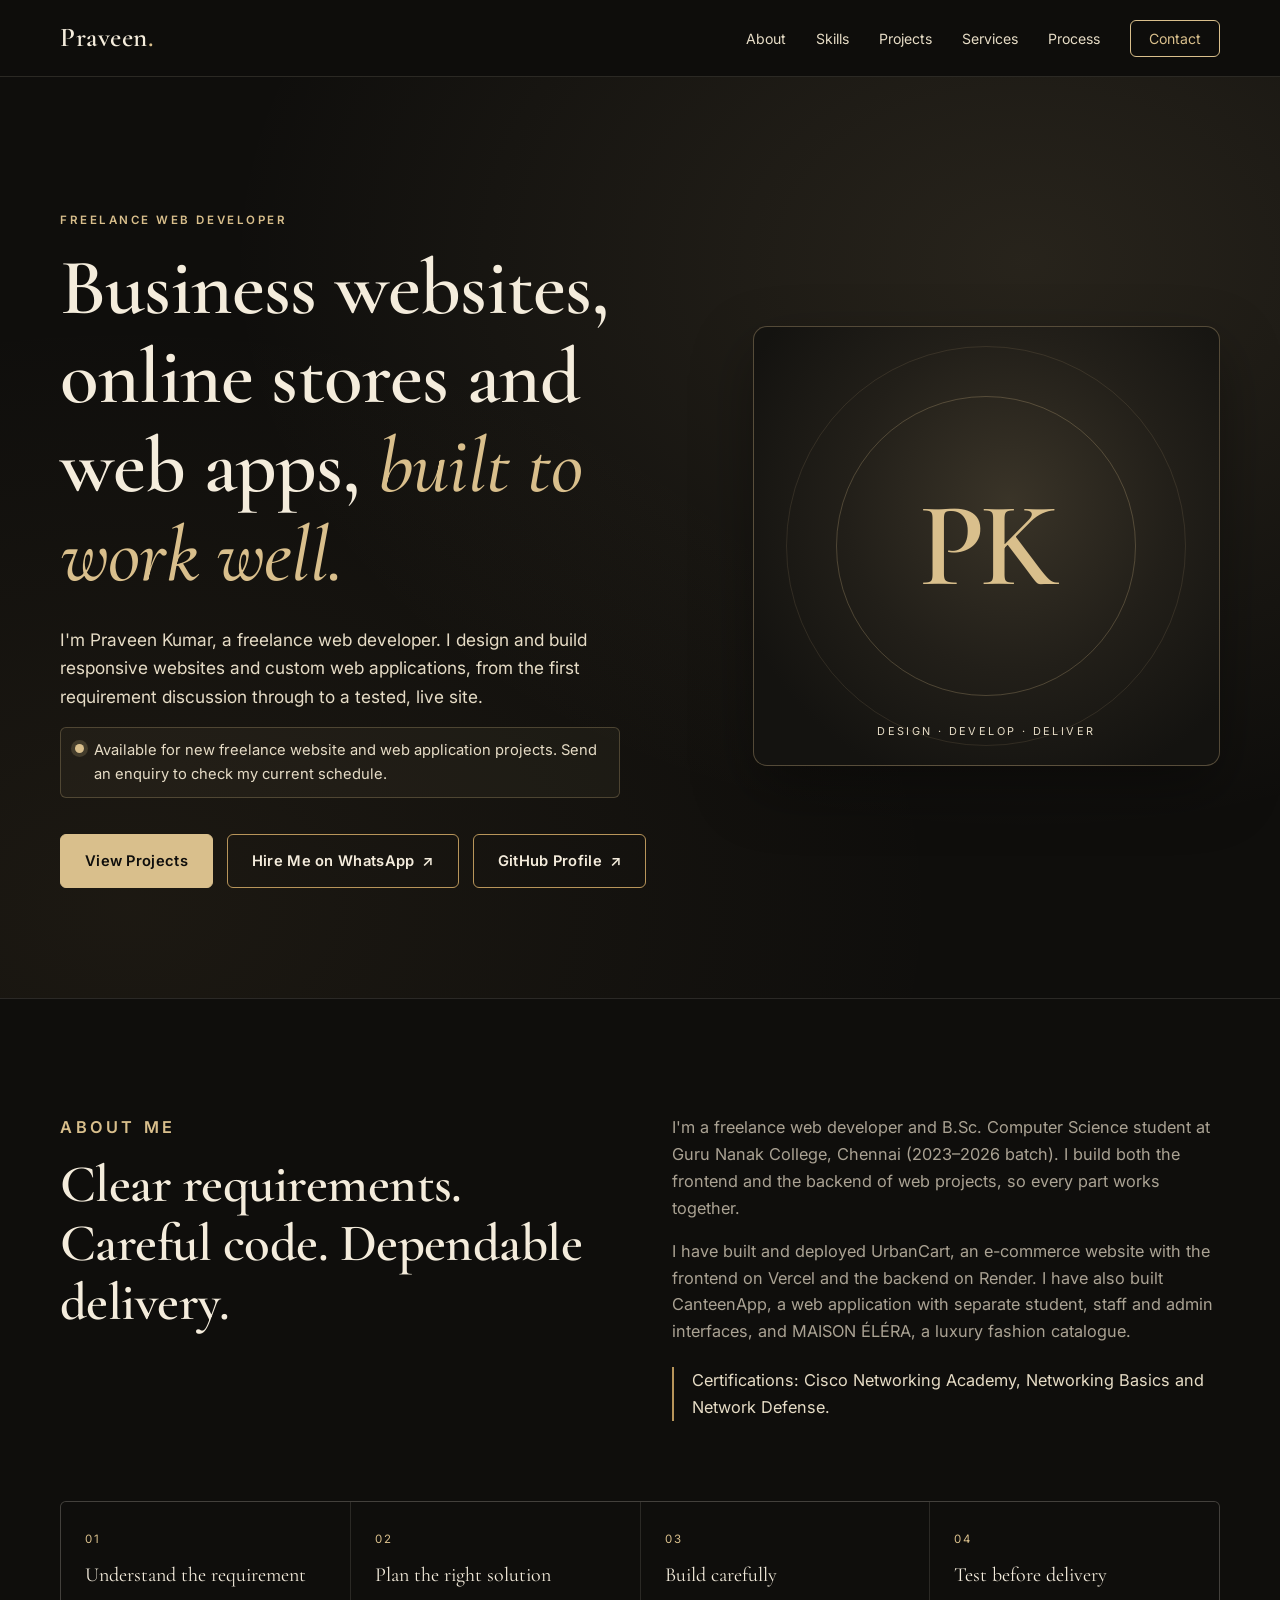
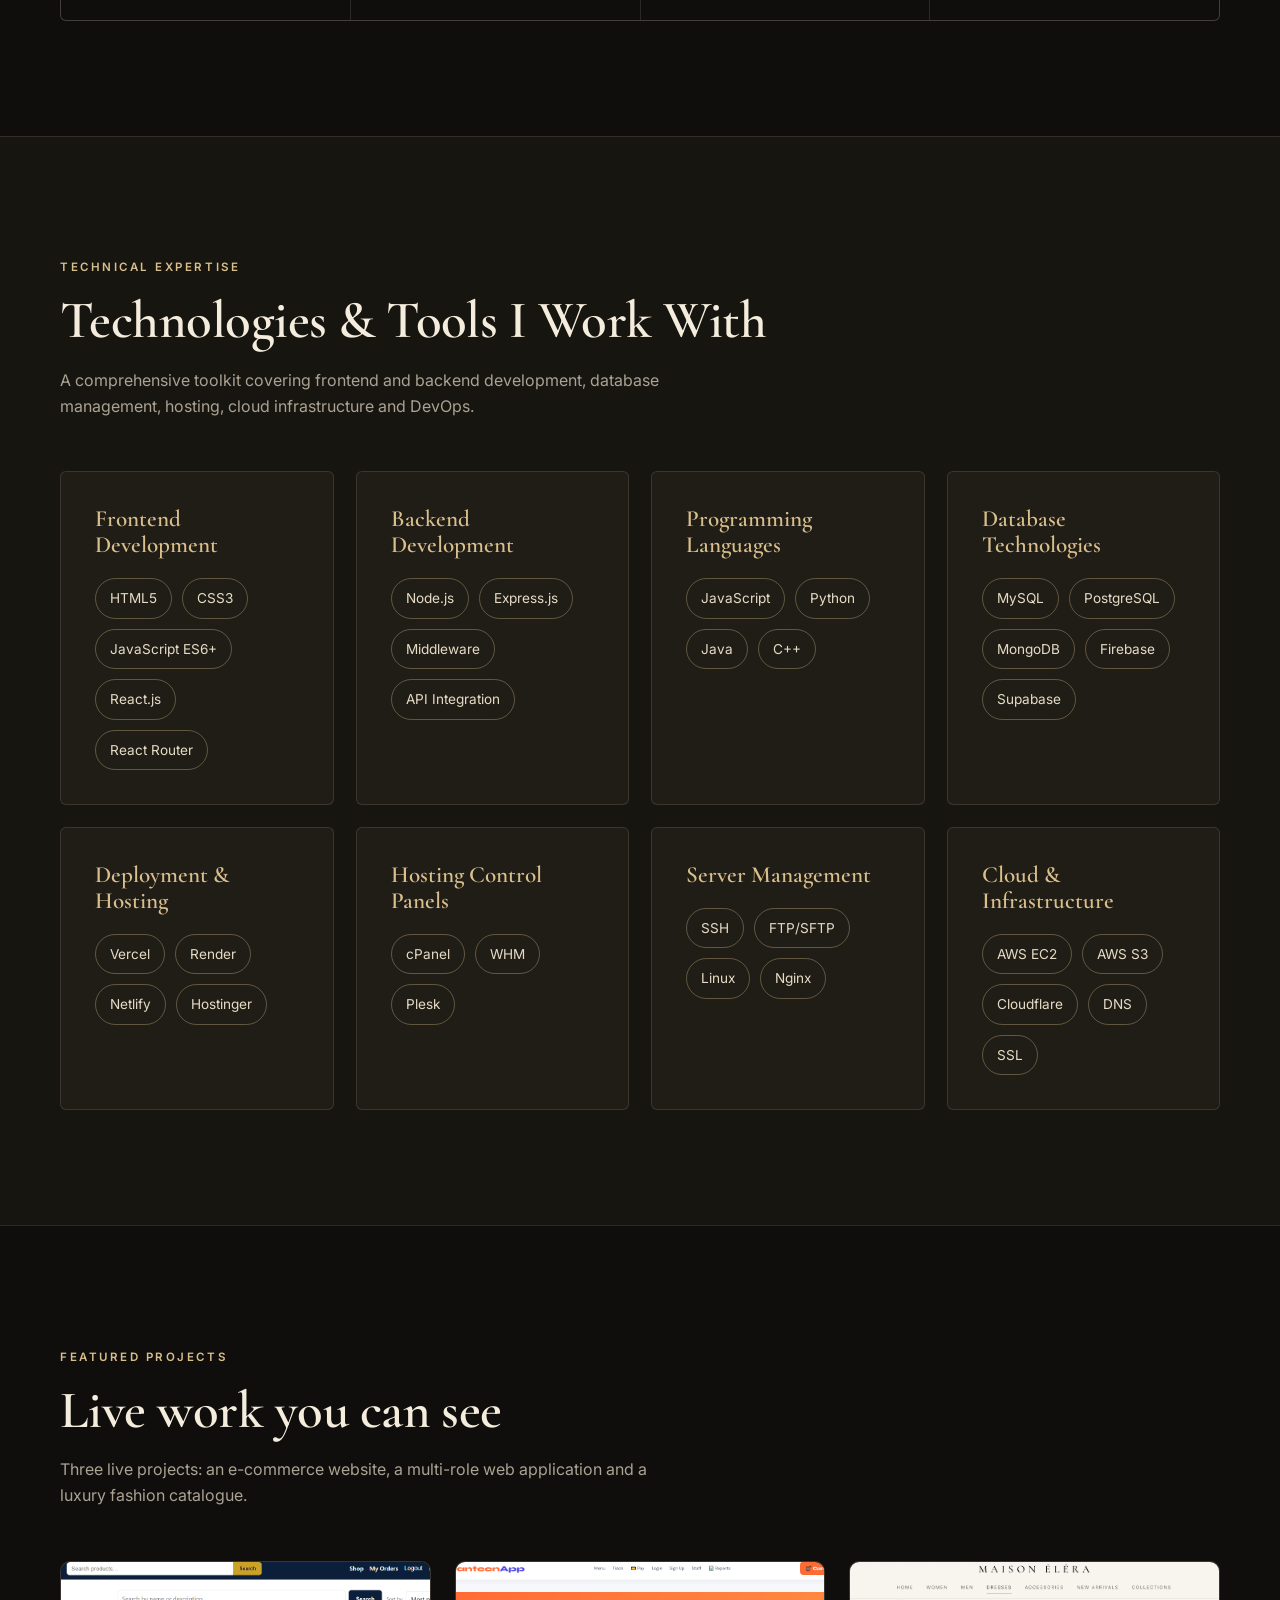
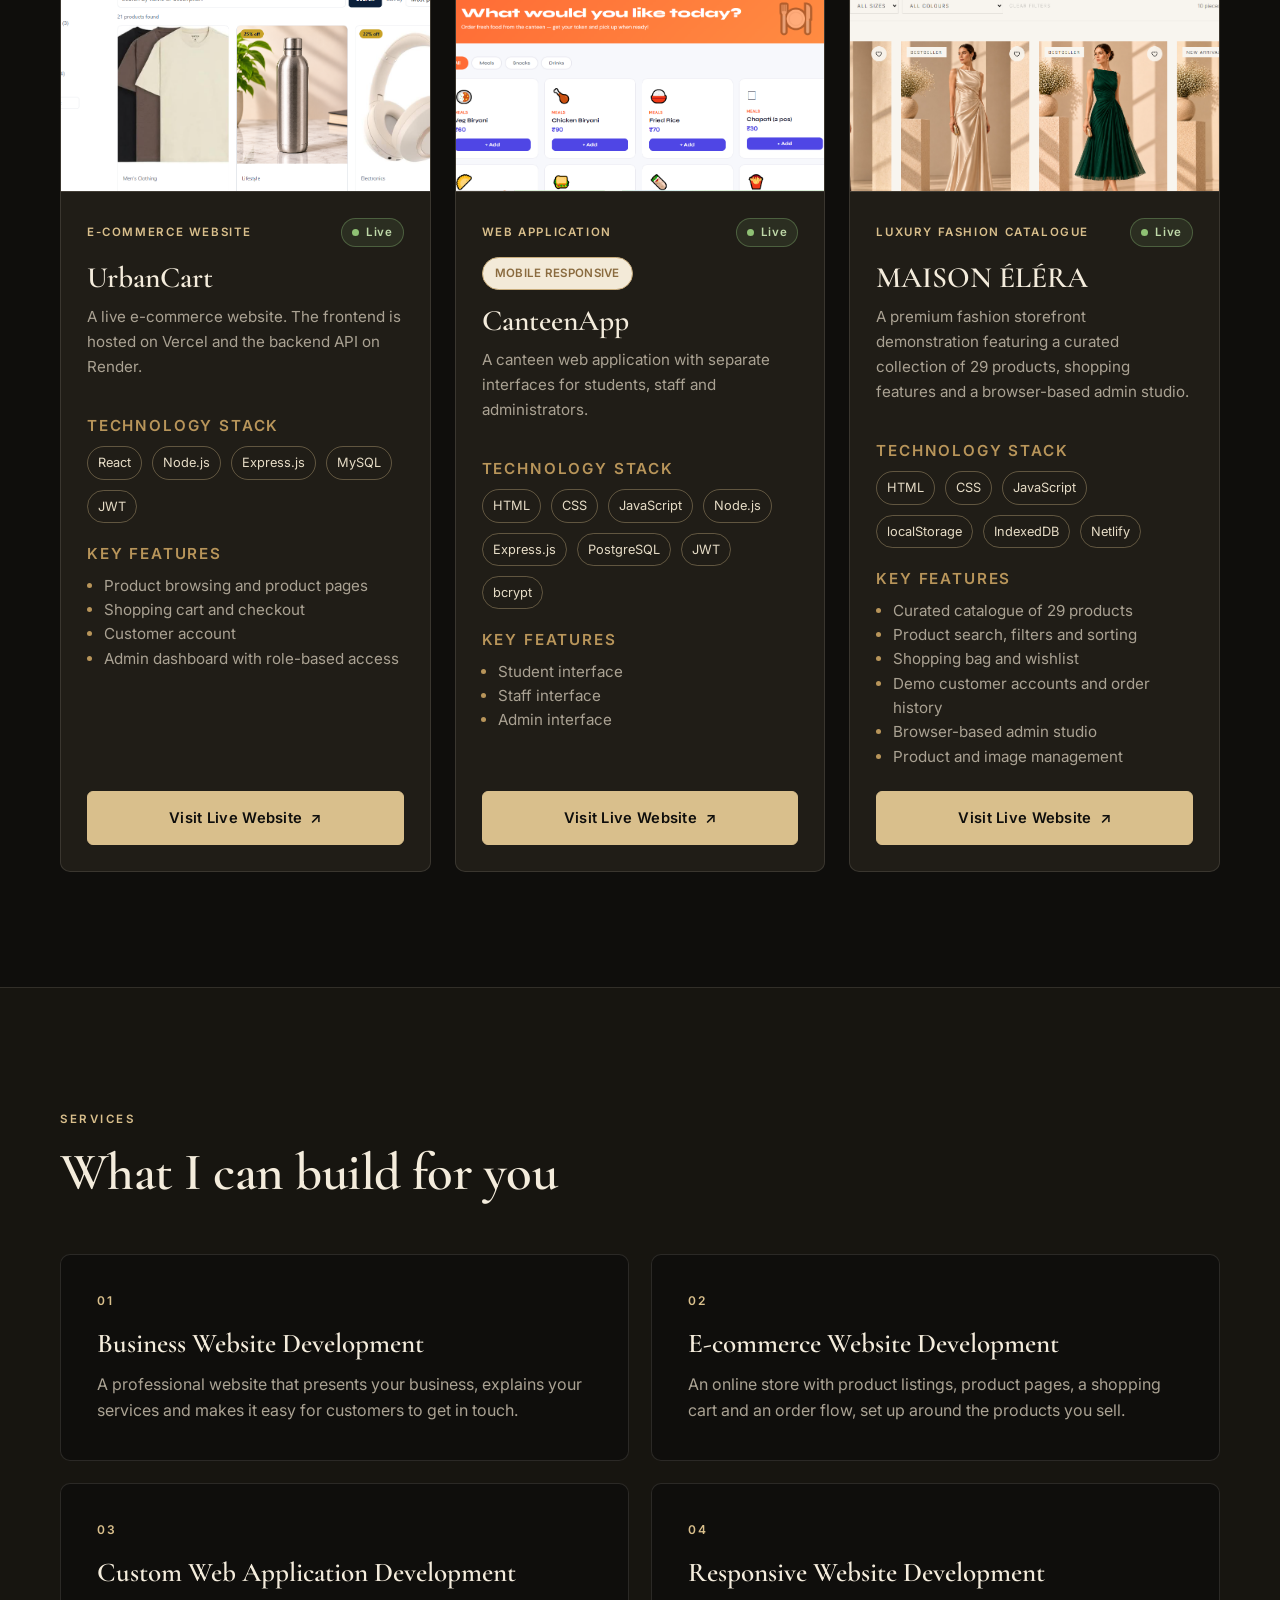
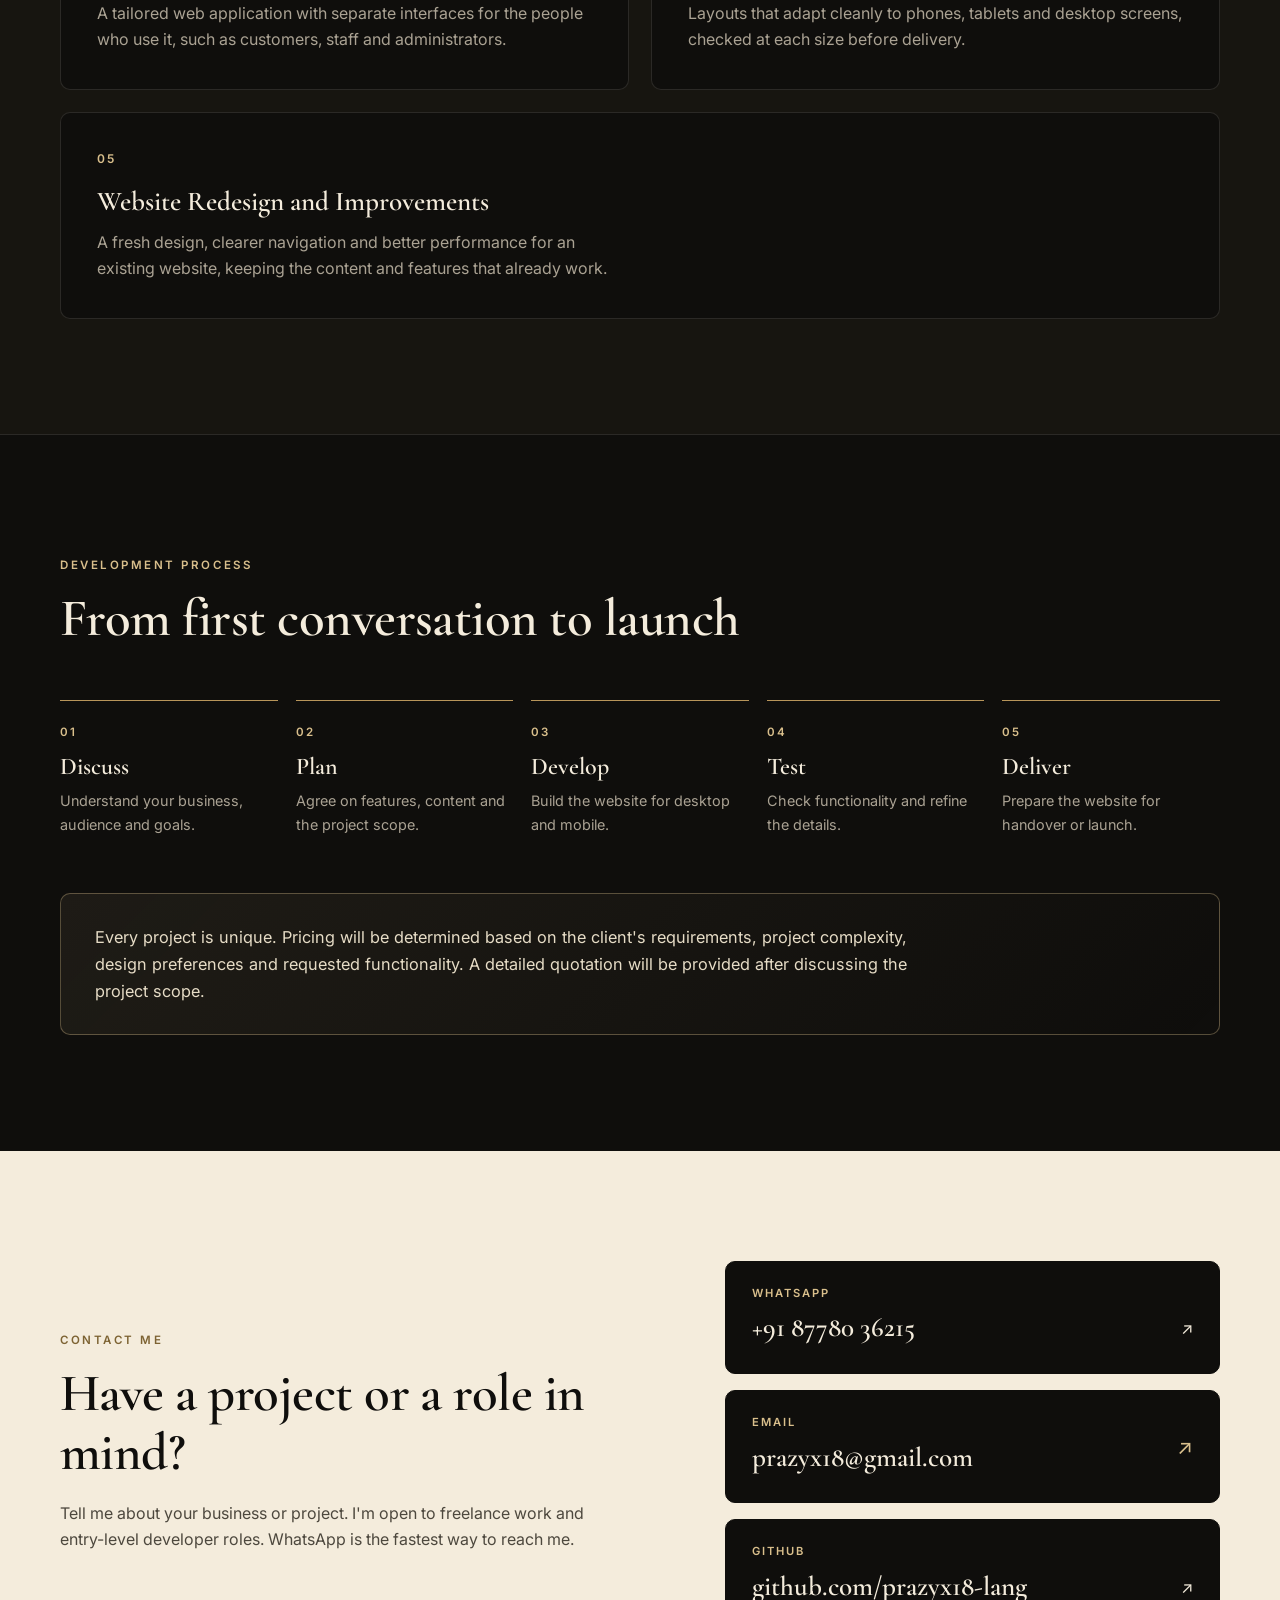
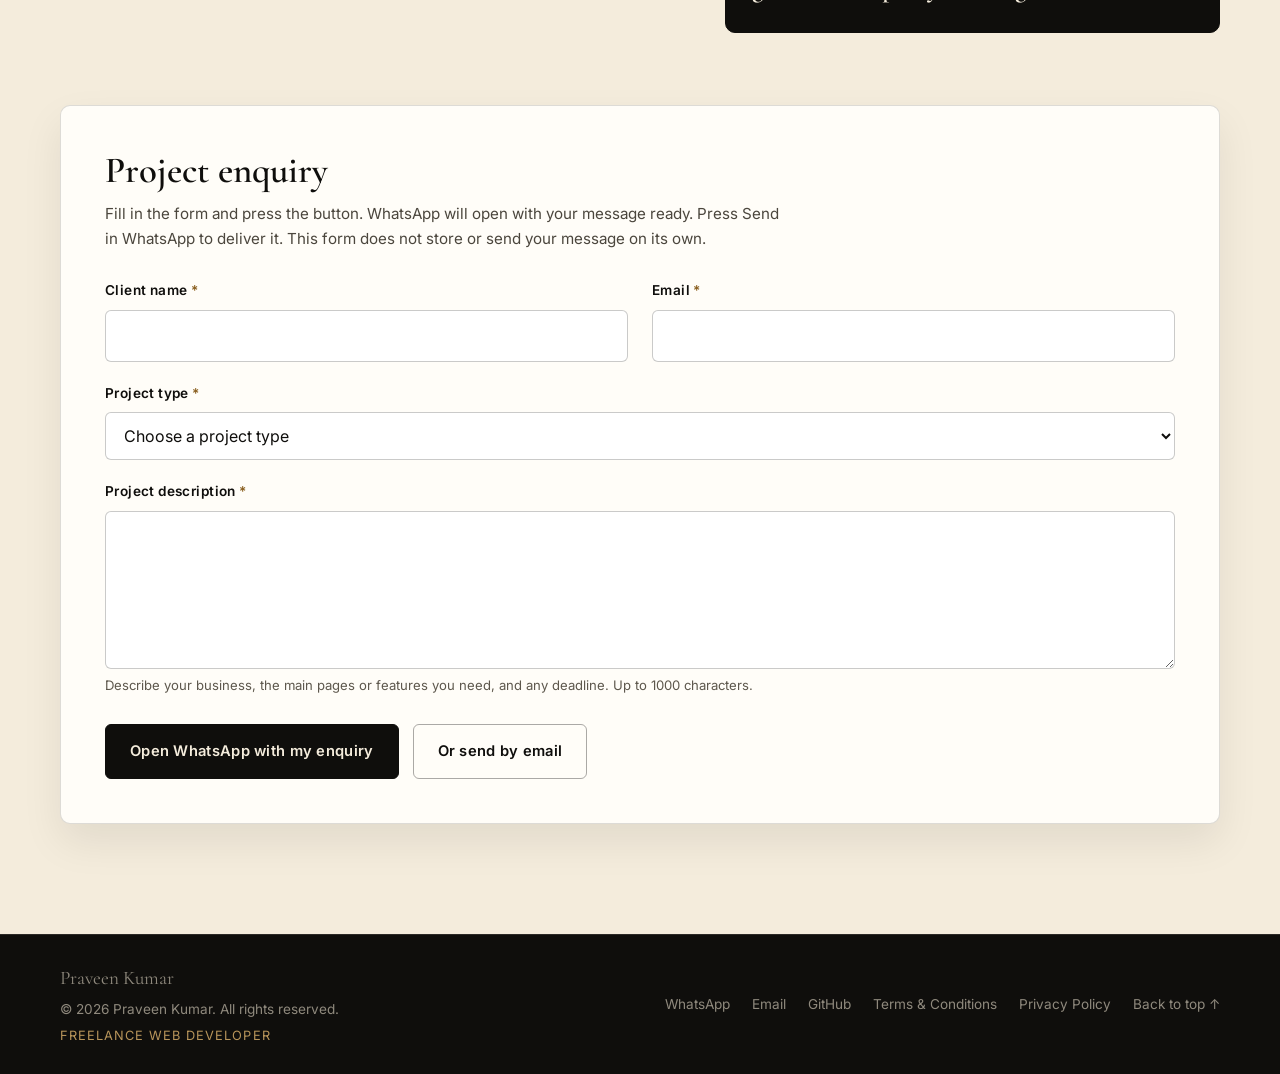
<file: index.html>
<!DOCTYPE html>
<html lang="en">
<head>
  <meta charset="UTF-8">
  <meta name="viewport" content="width=device-width, initial-scale=1.0">

  <!-- SEO -->
  <title>Praveen Kumar | Freelance Web Developer for Business Websites &amp; Web Apps</title>
  <meta name="description" content="Freelance web developer building business websites, e-commerce stores and custom web applications. View three live projects and send a project enquiry on WhatsApp or email.">
  <meta name="author" content="Praveen Kumar">
  <meta name="robots" content="index, follow">
  <meta name="theme-color" content="#0f0e0c">
  <!-- Canonical placeholder: replace YOUR-PORTFOLIO-DOMAIN with your real domain once published -->
  <link rel="canonical" href="https://YOUR-PORTFOLIO-DOMAIN/">

  <!-- Open Graph: how the page looks when shared -->
  <meta property="og:type" content="website">
  <meta property="og:site_name" content="Praveen Kumar">
  <meta property="og:title" content="Praveen Kumar | Freelance Web Developer">
  <meta property="og:description" content="Business websites, e-commerce stores and custom web applications, built with clean code and delivered with care.">
  <meta property="og:url" content="https://YOUR-PORTFOLIO-DOMAIN/">
  <meta property="og:image" content="https://YOUR-PORTFOLIO-DOMAIN/assets/img/og-image.png">
  <meta property="og:image:width" content="1200">
  <meta property="og:image:height" content="630">
  <meta property="og:image:alt" content="Praveen Kumar, Freelance Web Developer">
  <meta property="og:locale" content="en_IN">

  <meta name="twitter:card" content="summary_large_image">
  <meta name="twitter:title" content="Praveen Kumar | Freelance Web Developer">
  <meta name="twitter:description" content="Business websites, e-commerce stores and custom web applications.">
  <meta name="twitter:image" content="https://YOUR-PORTFOLIO-DOMAIN/assets/img/og-image.png">

  <link rel="icon" href="assets/img/favicon.svg" type="image/svg+xml">

  <!-- Typography (Google Fonts) -->
  <link rel="preconnect" href="https://fonts.googleapis.com">
  <link rel="preconnect" href="https://fonts.gstatic.com" crossorigin>
  <link rel="stylesheet" href="https://fonts.googleapis.com/css2?family=Cormorant+Garamond:wght@500;600;700&family=Inter:wght@400;500;600;700&display=swap">

  <link rel="stylesheet" href="assets/css/styles.css">

  <!-- Structured data: tells search engines who this page is about (no email address included) -->
  <script type="application/ld+json">
  {
    "@context": "https://schema.org",
    "@type": "Person",
    "name": "Praveen Kumar",
    "jobTitle": "Freelance Web Developer",
    "description": "Freelance web developer building business websites, e-commerce stores and custom web applications.",
    "knowsAbout": ["HTML", "CSS", "JavaScript", "React", "Node.js", "Express.js", "MySQL", "Python", "Git"]
  }
  </script>
</head>
<body>
  <a class="skip-link" href="#main">Skip to content</a>

  <!-- ============ HEADER / NAVIGATION ============ -->
  <header class="site-header" id="top">
    <nav class="container nav" aria-label="Main navigation">
      <a class="brand" href="#top" aria-label="Praveen Kumar, back to top">Praveen<span>.</span></a>

      <button class="nav-toggle" type="button" aria-expanded="false" aria-controls="nav-menu">
        <span class="sr-only">Open menu</span>
        <span class="nav-toggle-bars" aria-hidden="true"></span>
      </button>

      <ul class="nav-menu" id="nav-menu">
        <li><a href="#about">About</a></li>
        <li><a href="#skills">Skills</a></li>
        <li><a href="#projects">Projects</a></li>
        <li><a href="#services">Services</a></li>
        <li><a href="#process">Process</a></li>
        <li><a class="nav-cta" href="#contact">Contact</a></li>
      </ul>
    </nav>
  </header>

  <main id="main">
    <!-- ============ 1. HERO ============ -->
    <section class="hero" id="home" aria-labelledby="hero-title">
      <div class="container hero-grid">
        <div class="hero-copy reveal">
          <p class="eyebrow">Freelance Web Developer</p>
          <h1 id="hero-title">Business websites, online stores and web apps, <em>built to work well.</em></h1>
          <p class="lead">I'm Praveen Kumar, a freelance web developer. I design and build responsive websites and custom web applications, from the first requirement discussion through to a tested, live site.</p>
          <p class="availability"><span class="availability-dot" aria-hidden="true"></span>Available for new freelance website and web application projects. Send an enquiry to check my current schedule.</p>
          <div class="actions">
            <a class="btn btn-primary" href="#projects">View Projects</a>
            <a class="btn btn-ghost" href="https://wa.me/918778036215?text=Hi%20Praveen%2C%20I%27d%20like%20to%20discuss%20a%20web%20project." target="_blank" rel="noopener noreferrer">
              Hire Me on WhatsApp <span aria-hidden="true">↗</span>
              <span class="sr-only">(opens in a new tab)</span>
            </a>
            <a class="btn btn-ghost" href="https://github.com/prazyx18-lang" target="_blank" rel="noopener noreferrer">
              GitHub Profile <span aria-hidden="true">↗</span>
              <span class="sr-only">(opens in a new tab)</span>
            </a>
          </div>
        </div>

        <div class="hero-visual reveal" aria-hidden="true">
          <div class="monogram">PK</div>
          <p class="hero-caption">Design · Develop · Deliver</p>
        </div>
      </div>
    </section>

    <!-- ============ 2. ABOUT ============ -->
    <section class="section" id="about" aria-labelledby="about-title">
      <div class="container two-col">
        <div class="reveal">
          <p class="eyebrow">About me</p>
          <h2 id="about-title">Clear requirements. Careful code. Dependable delivery.</h2>
        </div>
        <div class="reveal">
          <p>I'm a freelance web developer and B.Sc. Computer Science student at Guru Nanak College, Chennai (2023–2026 batch). I build both the frontend and the backend of web projects, so every part works together.</p>
          <p>I have built and deployed UrbanCart, an e-commerce website with the frontend on Vercel and the backend on Render. I have also built CanteenApp, a web application with separate student, staff and admin interfaces, and MAISON ÉLÉRA, a luxury fashion catalogue.</p>
          <p class="cert">Certifications: Cisco Networking Academy, Networking Basics and Network Defense.</p>
        </div>
      </div>

      <div class="container approach reveal">
        <div class="approach-step"><span>01</span>Understand the requirement</div>
        <div class="approach-step"><span>02</span>Plan the right solution</div>
        <div class="approach-step"><span>03</span>Build carefully</div>
        <div class="approach-step"><span>04</span>Test before delivery</div>
      </div>
    </section>

    
<!-- ============ 3. TECHNICAL SKILLS ============ -->
<section class="section section-alt" id="skills" aria-labelledby="skills-title">
  <div class="container">
    <div class="section-head reveal">
      <p class="eyebrow">Technical expertise</p>
<h2 id="skills-title">Technologies & Tools I Work With</h2>
      <p class="section-intro">
        A comprehensive toolkit covering frontend and backend development,
        database management, hosting, cloud infrastructure and DevOps.
      </p>
    </div>

    <div class="skill-grid">

      <article class="skill-card reveal">
        <h3>Frontend Development</h3>
        <ul class="chips">
          <li>HTML5</li>
          <li>CSS3</li>
          <li>JavaScript ES6+</li>
          <li>React.js</li>
          <li>React Router</li>
        </ul>
      </article>

      <article class="skill-card reveal">
        <h3>Backend Development</h3>
        <ul class="chips">
          <li>Node.js</li>
          <li>Express.js</li>
          <li>Middleware</li>
          <li>API Integration</li>
        </ul>
      </article>

      <article class="skill-card reveal">
        <h3>Programming Languages</h3>
        <ul class="chips">
          <li>JavaScript</li>
          <li>Python</li>
          <li>Java</li>
          <li>C++</li>
        </ul>
      </article>

<article class="skill-card reveal">
  <h3>Database Technologies</h3>
  <ul class="chips">
    <li>MySQL</li>
    <li>PostgreSQL</li>
    <li>MongoDB</li>
    <li>Firebase</li>
    <li>Supabase</li>
  </ul>
</article>

      <article class="skill-card reveal">
        <h3>Deployment & Hosting</h3>
        <ul class="chips">
          <li>Vercel</li>
          <li>Render</li>
          <li>Netlify</li>
          <li>Hostinger</li>
        </ul>
      </article>

      <article class="skill-card reveal">
        <h3>Hosting Control Panels</h3>
        <ul class="chips">
          <li>cPanel</li>
          <li>WHM</li>
          <li>Plesk</li>
        </ul>
      </article>

      <article class="skill-card reveal">
        <h3>Server Management</h3>
        <ul class="chips">
          <li>SSH</li>
          <li>FTP/SFTP</li>
          <li>Linux</li>
          <li>Nginx</li>
        </ul>
      </article>

      <article class="skill-card reveal">
        <h3>Cloud & Infrastructure</h3>
        <ul class="chips">
          <li>AWS EC2</li>
          <li>AWS S3</li>
          <li>Cloudflare</li>
          <li>DNS</li>
          <li>SSL</li>
        </ul>
      </article>

    </div>
  </div>
</section>

    <!-- ============ 4. FEATURED PROJECTS ============ -->
    <section class="section" id="projects" aria-labelledby="projects-title">
      <div class="container">
        <div class="section-head reveal">
          <p class="eyebrow">Featured projects</p>
          <h2 id="projects-title">Live work you can see</h2>
          <p class="section-intro">Three live projects: an e-commerce website, a multi-role web application and a luxury fashion catalogue.</p>
        </div>

        <div class="project-grid">
          <!-- PROJECT 1: UrbanCart -->
          <article class="project-card reveal" aria-labelledby="urbancart-title">
           <figure class="project-shot">
  <img
    src="assets/img/projects/urbancart.jpg"
    alt="UrbanCart e-commerce website homepage"
    loading="lazy"
  >
</figure>
            <div class="project-body">
              <div class="project-tags">
                <span class="tag">E-commerce Website</span>
                <span class="status status-live">Live</span>
              </div>
              <h3 id="urbancart-title">UrbanCart</h3>
              <p>A live e-commerce website. The frontend is hosted on Vercel and the backend API on Render.</p>
              <p class="project-sub"><strong>Technology stack</strong></p>
              <ul class="chips chips-small">
                <li>React</li><li>Node.js</li><li>Express.js</li><li>MySQL</li><li>JWT</li>
              </ul>
              <p class="project-sub"><strong>Key features</strong></p>
              <ul class="feature-list">
                <li>Product browsing and product pages</li>
                <li>Shopping cart and checkout</li>
                <li>Customer account</li>
                <li>Admin dashboard with role-based access</li>
              </ul>
              <a class="btn btn-primary btn-block" href="https://urbancart-wine.vercel.app" target="_blank" rel="noopener noreferrer">
                Visit Live Website <span aria-hidden="true">↗</span>
                <span class="sr-only">(UrbanCart, opens in a new tab)</span>
              </a>
            </div>
          </article>

          <!-- PROJECT 2: CanteenApp -->
          <article class="project-card reveal" aria-labelledby="canteen-title">
           <figure class="project-shot">
  <img
    src="assets/img/projects/canteenapp.jpg"
    alt="CanteenApp website screenshot"
    loading="lazy"
  >
</figure>
      <div class="project-body">
<div class="project-tags">
  <span class="tag">Web Application</span>
  <span class="status status-live">Live</span>
  <span class="tag tag-responsive">Mobile Responsive</span>
</div>

  <h3 id="canteen-title">CanteenApp</h3>

  <p>A canteen web application with separate interfaces for students, staff and administrators.</p>

  <p class="project-sub"><strong>Technology stack</strong></p>
  <ul class="chips chips-small">
    <li>HTML</li>
    <li>CSS</li>
    <li>JavaScript</li>
    <li>Node.js</li>
    <li>Express.js</li>
    <li>PostgreSQL</li>
    <li>JWT</li>
    <li>bcrypt</li>
  </ul>

  <p class="project-sub"><strong>Key features</strong></p>
  <ul class="feature-list">
    <li>Student interface</li>
    <li>Staff interface</li>
    <li>Admin interface</li>
  </ul>

  <a class="btn btn-primary btn-block"
     href="https://canteen-demo-app.onrender.com"
     target="_blank"
     rel="noopener noreferrer">
    Visit Live Website <span aria-hidden="true">↗</span>
    <span class="sr-only">(CanteenApp, opens in a new tab)</span>
  </a>
</div>

          </article>

          <!-- PROJECT 3: MAISON ÉLÉRA -->
          <article class="project-card reveal" aria-labelledby="maison-title">
           <figure class="project-shot">
  <img
    src="assets/img/projects/maison-elera.jpg"
    alt="MAISON ÉLÉRA luxury fashion catalogue website"
    loading="lazy"
  >
</figure>
<div class="project-body">
  <div class="project-tags">
    <span class="tag">Luxury Fashion Catalogue</span>
    <span class="status status-live">Live</span>
  </div>

  <h3 id="maison-title">MAISON ÉLÉRA</h3>

  <p>A premium fashion storefront demonstration featuring a curated collection of 29 products, shopping features and a browser-based admin studio.</p>

  <p class="project-sub"><strong>Technology stack</strong></p>
  <ul class="chips chips-small">
    <li>HTML</li>
    <li>CSS</li>
    <li>JavaScript</li>
    <li>localStorage</li>
    <li>IndexedDB</li>
    <li>Netlify</li>
  </ul>

  <p class="project-sub"><strong>Key features</strong></p>
  <ul class="feature-list">
    <li>Curated catalogue of 29 products</li>
    <li>Product search, filters and sorting</li>
    <li>Shopping bag and wishlist</li>
    <li>Demo customer accounts and order history</li>
    <li>Browser-based admin studio</li>
    <li>Product and image management</li>
  </ul>

  <a class="btn btn-primary btn-block"
     href="https://maison-elera.netlify.app/"
     target="_blank"
     rel="noopener noreferrer">
    Visit Live Website <span aria-hidden="true">↗</span>
    <span class="sr-only">(MAISON ÉLÉRA, opens in a new tab)</span>
  </a>
</div>
          </article>
        </div>
      </div>
    </section>

    <!-- ============ 5. SERVICES ============ -->
    <section class="section section-alt" id="services" aria-labelledby="services-title">
      <div class="container">
        <div class="section-head reveal">
          <p class="eyebrow">Services</p>
          <h2 id="services-title">What I can build for you</h2>
        </div>

        <div class="service-grid">
          <article class="service-card reveal">
            <span class="service-no">01</span>
            <h3>Business Website Development</h3>
            <p>A professional website that presents your business, explains your services and makes it easy for customers to get in touch.</p>
          </article>
          <article class="service-card reveal">
            <span class="service-no">02</span>
            <h3>E-commerce Website Development</h3>
            <p>An online store with product listings, product pages, a shopping cart and an order flow, set up around the products you sell.</p>
          </article>
          <article class="service-card reveal">
            <span class="service-no">03</span>
            <h3>Custom Web Application Development</h3>
            <p>A tailored web application with separate interfaces for the people who use it, such as customers, staff and administrators.</p>
          </article>
          <article class="service-card reveal">
            <span class="service-no">04</span>
            <h3>Responsive Website Development</h3>
            <p>Layouts that adapt cleanly to phones, tablets and desktop screens, checked at each size before delivery.</p>
          </article>
          <article class="service-card reveal">
            <span class="service-no">05</span>
            <h3>Website Redesign and Improvements</h3>
            <p>A fresh design, clearer navigation and better performance for an existing website, keeping the content and features that already work.</p>
          </article>
        </div>
      </div>
    </section>

    <!-- ============ 6. DEVELOPMENT PROCESS ============ -->
    <section class="section" id="process" aria-labelledby="process-title">
      <div class="container">
        <div class="section-head reveal">
          <p class="eyebrow">Development process</p>
          <h2 id="process-title">From first conversation to launch</h2>
        </div>

        <ol class="process-list">
          <li class="process-step reveal"><span class="step-no">01</span><h3>Discuss</h3><p>Understand your business, audience and goals.</p></li>
          <li class="process-step reveal"><span class="step-no">02</span><h3>Plan</h3><p>Agree on features, content and the project scope.</p></li>
          <li class="process-step reveal"><span class="step-no">03</span><h3>Develop</h3><p>Build the website for desktop and mobile.</p></li>
          <li class="process-step reveal"><span class="step-no">04</span><h3>Test</h3><p>Check functionality and refine the details.</p></li>
          <li class="process-step reveal"><span class="step-no">05</span><h3>Deliver</h3><p>Prepare the website for handover or launch.</p></li>
        </ol>

        <aside class="pricing-note reveal" aria-label="Pricing policy">
          <p>Every project is unique. Pricing will be determined based on the client's requirements, project complexity, design preferences and requested functionality. A detailed quotation will be provided after discussing the project scope.</p>
        </aside>
      </div>
    </section>
  </main>

  <!-- ============ 7. CONTACT ME ============ -->
  <section class="contact" id="contact" aria-labelledby="contact-title">
    <div class="container contact-grid">
      <div class="reveal">
        <p class="eyebrow">Contact me</p>
        <h2 id="contact-title">Have a project or a role in mind?</h2>
        <p class="contact-intro">Tell me about your business or project. I'm open to freelance work and entry-level developer roles. WhatsApp is the fastest way to reach me.</p>
      </div>

      <div class="contact-actions reveal">
        <a class="contact-btn contact-whatsapp" href="https://wa.me/918778036215" target="_blank" rel="noopener noreferrer">
          <span class="contact-label">WhatsApp</span>
          <span class="contact-value">+91 87780 36215</span>
          <span aria-hidden="true">↗</span>
          <span class="sr-only">(opens in a new tab)</span>
        </a>
        <a class="contact-btn contact-email" href="mailto:prazyx18@gmail.com">
          <span class="contact-label">Email</span>
          <span class="contact-value">prazyx18@gmail.com</span>
          <span aria-hidden="true">↗</span>
        </a>
        <a class="contact-btn contact-email" href="https://github.com/prazyx18-lang" target="_blank" rel="noopener noreferrer">
          <span class="contact-label">GitHub</span>
          <span class="contact-value">github.com/prazyx18-lang</span>
          <span aria-hidden="true">↗</span>
          <span class="sr-only">(opens in a new tab)</span>
        </a>
      </div>
    </div>

    <!-- Project enquiry form: opens a prefilled WhatsApp message. Nothing is sent by this website itself. -->
    <div class="container">
      <form class="enquiry reveal" id="enquiry-form" novalidate aria-labelledby="enquiry-title">
        <h3 id="enquiry-title">Project enquiry</h3>
        <p class="enquiry-note">Fill in the form and press the button. WhatsApp will open with your message ready. Press Send in WhatsApp to deliver it. This form does not store or send your message on its own.</p>

        <div class="form-grid">
          <div class="field">
            <label for="enq-name">Client name <span class="req" aria-hidden="true">*</span></label>
            <input id="enq-name" name="name" type="text" autocomplete="name" required maxlength="100" aria-describedby="enq-name-err">
            <p class="field-error" id="enq-name-err" aria-live="polite"></p>
          </div>

          <div class="field">
            <label for="enq-email">Email <span class="req" aria-hidden="true">*</span></label>
            <input id="enq-email" name="email" type="email" autocomplete="email" required maxlength="150" aria-describedby="enq-email-err">
            <p class="field-error" id="enq-email-err" aria-live="polite"></p>
          </div>

          <div class="field field-full">
            <label for="enq-type">Project type <span class="req" aria-hidden="true">*</span></label>
            <select id="enq-type" name="projectType" required aria-describedby="enq-type-err">
              <option value="">Choose a project type</option>
              <option>Business Website</option>
              <option>E-commerce Website</option>
              <option>Custom Web Application</option>
              <option>Responsive Website</option>
              <option>Website Redesign or Improvements</option>
              <option>Other</option>
            </select>
            <p class="field-error" id="enq-type-err" aria-live="polite"></p>
          </div>

          <div class="field field-full">
            <label for="enq-desc">Project description <span class="req" aria-hidden="true">*</span></label>
            <textarea id="enq-desc" name="description" rows="5" required maxlength="1000" aria-describedby="enq-desc-err enq-desc-hint"></textarea>
            <p class="field-hint" id="enq-desc-hint">Describe your business, the main pages or features you need, and any deadline. Up to 1000 characters.</p>
            <p class="field-error" id="enq-desc-err" aria-live="polite"></p>
          </div>
        </div>

        <div class="enquiry-actions">
          <button class="btn btn-primary" type="submit">Open WhatsApp with my enquiry</button>
          <a class="btn btn-ghost" href="mailto:prazyx18@gmail.com">Or send by email</a>
        </div>
        <p class="form-status" id="enq-status" role="status" aria-live="polite"></p>
      </form>
    </div>
  </section>

  <!-- ============ FOOTER ============ -->
  <footer class="site-footer">
    <div class="container footer-inner">
      <div class="footer-col">
        <p class="footer-brand">Praveen Kumar</p>
        <p>&copy; <span id="year">2026</span> Praveen Kumar. All rights reserved.</p>
        <p class="footer-title">Freelance Web Developer</p>
      </div>
      <nav aria-label="Footer navigation" class="footer-nav">
        <a href="https://wa.me/918778036215" target="_blank" rel="noopener noreferrer">WhatsApp<span class="sr-only"> (opens in a new tab)</span></a>
        <a href="mailto:prazyx18@gmail.com">Email</a>
        <a href="https://github.com/prazyx18-lang" target="_blank" rel="noopener noreferrer">GitHub<span class="sr-only"> (opens in a new tab)</span></a>
        <a href="terms.html">Terms &amp; Conditions</a>
        <a href="privacy.html">Privacy Policy</a>
        <a href="#top">Back to top ↑</a>
      </nav>
    </div>
  </footer>

  <script src="assets/js/main.js" defer></script>
  <script src="assets/js/enquiry.js" defer></script>
</body>
</html>
</file>
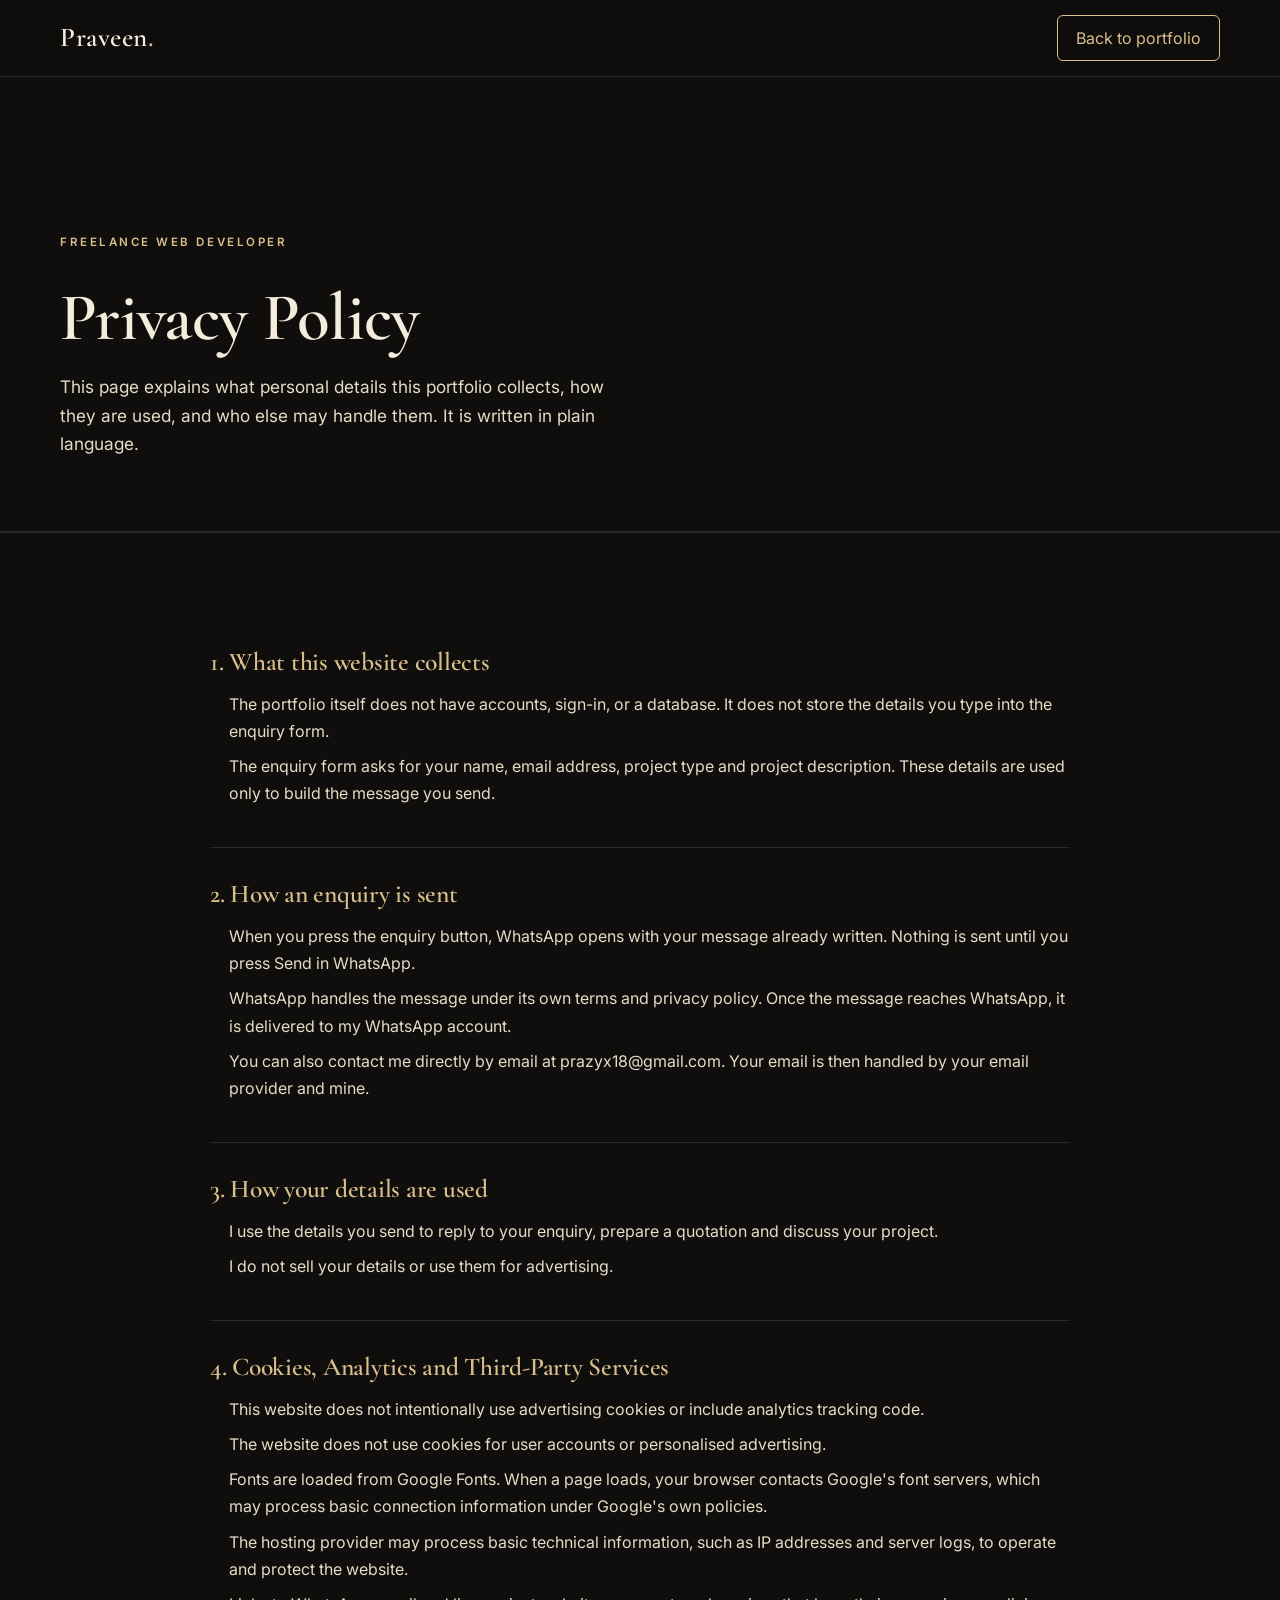
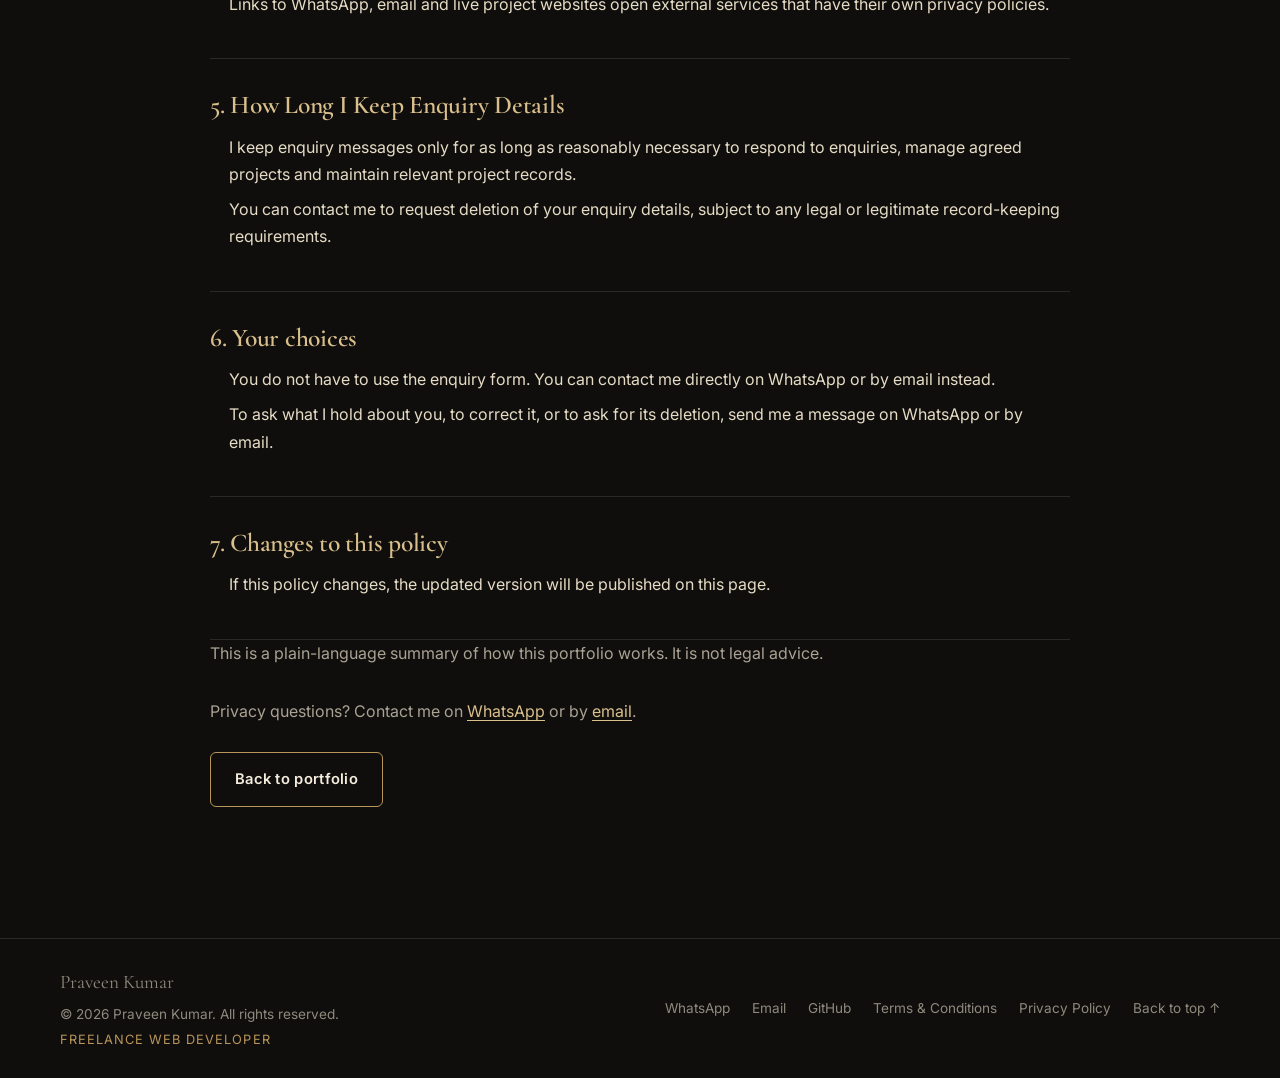
<file: privacy.html>
<!DOCTYPE html>
<html lang="en">
<head>
  <meta charset="UTF-8">
  <meta name="viewport" content="width=device-width, initial-scale=1.0">
  <title>Privacy Policy | Praveen Kumar</title>
  <meta name="description" content="How Praveen Kumar's portfolio handles the details you enter in the project enquiry form, and what happens when you contact him on WhatsApp or email.">
  <meta name="author" content="Praveen Kumar">
  <meta name="robots" content="index, follow">
  <meta name="theme-color" content="#0f0e0c">
  <link rel="canonical" href="https://YOUR-PORTFOLIO-DOMAIN/privacy.html">

  <meta property="og:type" content="website">
  <meta property="og:title" content="Privacy Policy | Praveen Kumar">
  <meta property="og:description" content="How enquiry details are handled on this portfolio.">
  <meta property="og:url" content="https://YOUR-PORTFOLIO-DOMAIN/privacy.html">
  <meta property="og:image" content="https://YOUR-PORTFOLIO-DOMAIN/assets/img/og-image.png">
  <meta property="og:locale" content="en_IN">

  <link rel="icon" href="assets/img/favicon.svg" type="image/svg+xml">

  <link rel="preconnect" href="https://fonts.googleapis.com">
  <link rel="preconnect" href="https://fonts.gstatic.com" crossorigin>
  <link rel="stylesheet" href="https://fonts.googleapis.com/css2?family=Cormorant+Garamond:wght@500;600;700&family=Inter:wght@400;500;600;700&display=swap">

  <link rel="stylesheet" href="assets/css/styles.css">
</head>
<body>
  <a class="skip-link" href="#main">Skip to content</a>

  <header class="site-header" id="top">
    <nav class="container nav" aria-label="Main navigation">
      <a class="brand" href="index.html" aria-label="Praveen Kumar, back to home page">Praveen<span>.</span></a>
      <a class="nav-cta" href="index.html">Back to portfolio</a>
    </nav>
  </header>

  <main id="main">
    <section class="legal-hero" aria-labelledby="privacy-title">
      <div class="container">
        <p class="eyebrow">Freelance Web Developer</p>
        <h1 id="privacy-title">Privacy Policy</h1>
        <p class="lead">This page explains what personal details this portfolio collects, how they are used, and who else may handle them. It is written in plain language.</p>
      </div>
    </section>

    <section class="section" aria-label="Privacy policy">
      <div class="container legal-wrap">
        <ol class="legal-list">
          <li class="legal-item">
            <h2>1. What this website collects</h2>
            <ul>
              <li>The portfolio itself does not have accounts, sign-in, or a database. It does not store the details you type into the enquiry form.</li>
              <li>The enquiry form asks for your name, email address, project type and project description. These details are used only to build the message you send.</li>
            </ul>
          </li>

          <li class="legal-item">
            <h2>2. How an enquiry is sent</h2>
            <ul>
              <li>When you press the enquiry button, WhatsApp opens with your message already written. Nothing is sent until you press Send in WhatsApp.</li>
              <li>WhatsApp handles the message under its own terms and privacy policy. Once the message reaches WhatsApp, it is delivered to my WhatsApp account.</li>
              <li>You can also contact me directly by email at prazyx18@gmail.com. Your email is then handled by your email provider and mine.</li>
            </ul>
          </li>

          <li class="legal-item">
            <h2>3. How your details are used</h2>
            <ul>
              <li>I use the details you send to reply to your enquiry, prepare a quotation and discuss your project.</li>
              <li>I do not sell your details or use them for advertising.</li>
            </ul>
          </li>

         
<li class="legal-item">
  <h2>4. Cookies, Analytics and Third-Party Services</h2>
  <ul>
    <li>This website does not intentionally use advertising cookies or include analytics tracking code.</li>
    <li>The website does not use cookies for user accounts or personalised advertising.</li>
    <li>Fonts are loaded from Google Fonts. When a page loads, your browser contacts Google's font servers, which may process basic connection information under Google's own policies.</li>
    <li>The hosting provider may process basic technical information, such as IP addresses and server logs, to operate and protect the website.</li>
    <li>Links to WhatsApp, email and live project websites open external services that have their own privacy policies.</li>
  </ul>
</li>

<li class="legal-item">
  <h2>5. How Long I Keep Enquiry Details</h2>
  <ul>
    <li>I keep enquiry messages only for as long as reasonably necessary to respond to enquiries, manage agreed projects and maintain relevant project records.</li>
    <li>You can contact me to request deletion of your enquiry details, subject to any legal or legitimate record-keeping requirements.</li>
  </ul>
</li>

          <li class="legal-item">
            <h2>6. Your choices</h2>
            <ul>
              <li>You do not have to use the enquiry form. You can contact me directly on WhatsApp or by email instead.</li>
              <li>To ask what I hold about you, to correct it, or to ask for its deletion, send me a message on WhatsApp or by email.</li>
            </ul>
          </li>

          <li class="legal-item">
            <h2>7. Changes to this policy</h2>
            <ul>
              <li>If this policy changes, the updated version will be published on this page.</li>
            </ul>
          </li>
        </ol>

        <p class="legal-note">This is a plain-language summary of how this portfolio works. It is not legal advice.</p>

        <p class="legal-contact">Privacy questions? Contact me on <a href="https://wa.me/918778036215" target="_blank" rel="noopener noreferrer">WhatsApp<span class="sr-only"> (opens in a new tab)</span></a> or by <a href="mailto:prazyx18@gmail.com">email</a>.</p>

        <p class="legal-back"><a class="btn btn-ghost" href="index.html">Back to portfolio</a></p>
      </div>
    </section>
  </main>

  <footer class="site-footer">
    <div class="container footer-inner">
      <div class="footer-col">
        <p class="footer-brand">Praveen Kumar</p>
        <p>&copy; <span id="year">2026</span> Praveen Kumar. All rights reserved.</p>
        <p class="footer-title">Freelance Web Developer</p>
      </div>
      <nav aria-label="Footer navigation" class="footer-nav">
        <a href="https://wa.me/918778036215" target="_blank" rel="noopener noreferrer">WhatsApp<span class="sr-only"> (opens in a new tab)</span></a>
        <a href="mailto:prazyx18@gmail.com">Email</a>
        <a href="https://github.com/prazyx18-lang" target="_blank" rel="noopener noreferrer">GitHub<span class="sr-only"> (opens in a new tab)</span></a>
        <a href="terms.html">Terms &amp; Conditions</a>
        <a href="privacy.html" aria-current="page">Privacy Policy</a>
        <a href="index.html#top">Back to top ↑</a>
      </nav>
    </div>
  </footer>

  <script src="assets/js/main.js" defer></script>
</body>
</html>
</file>
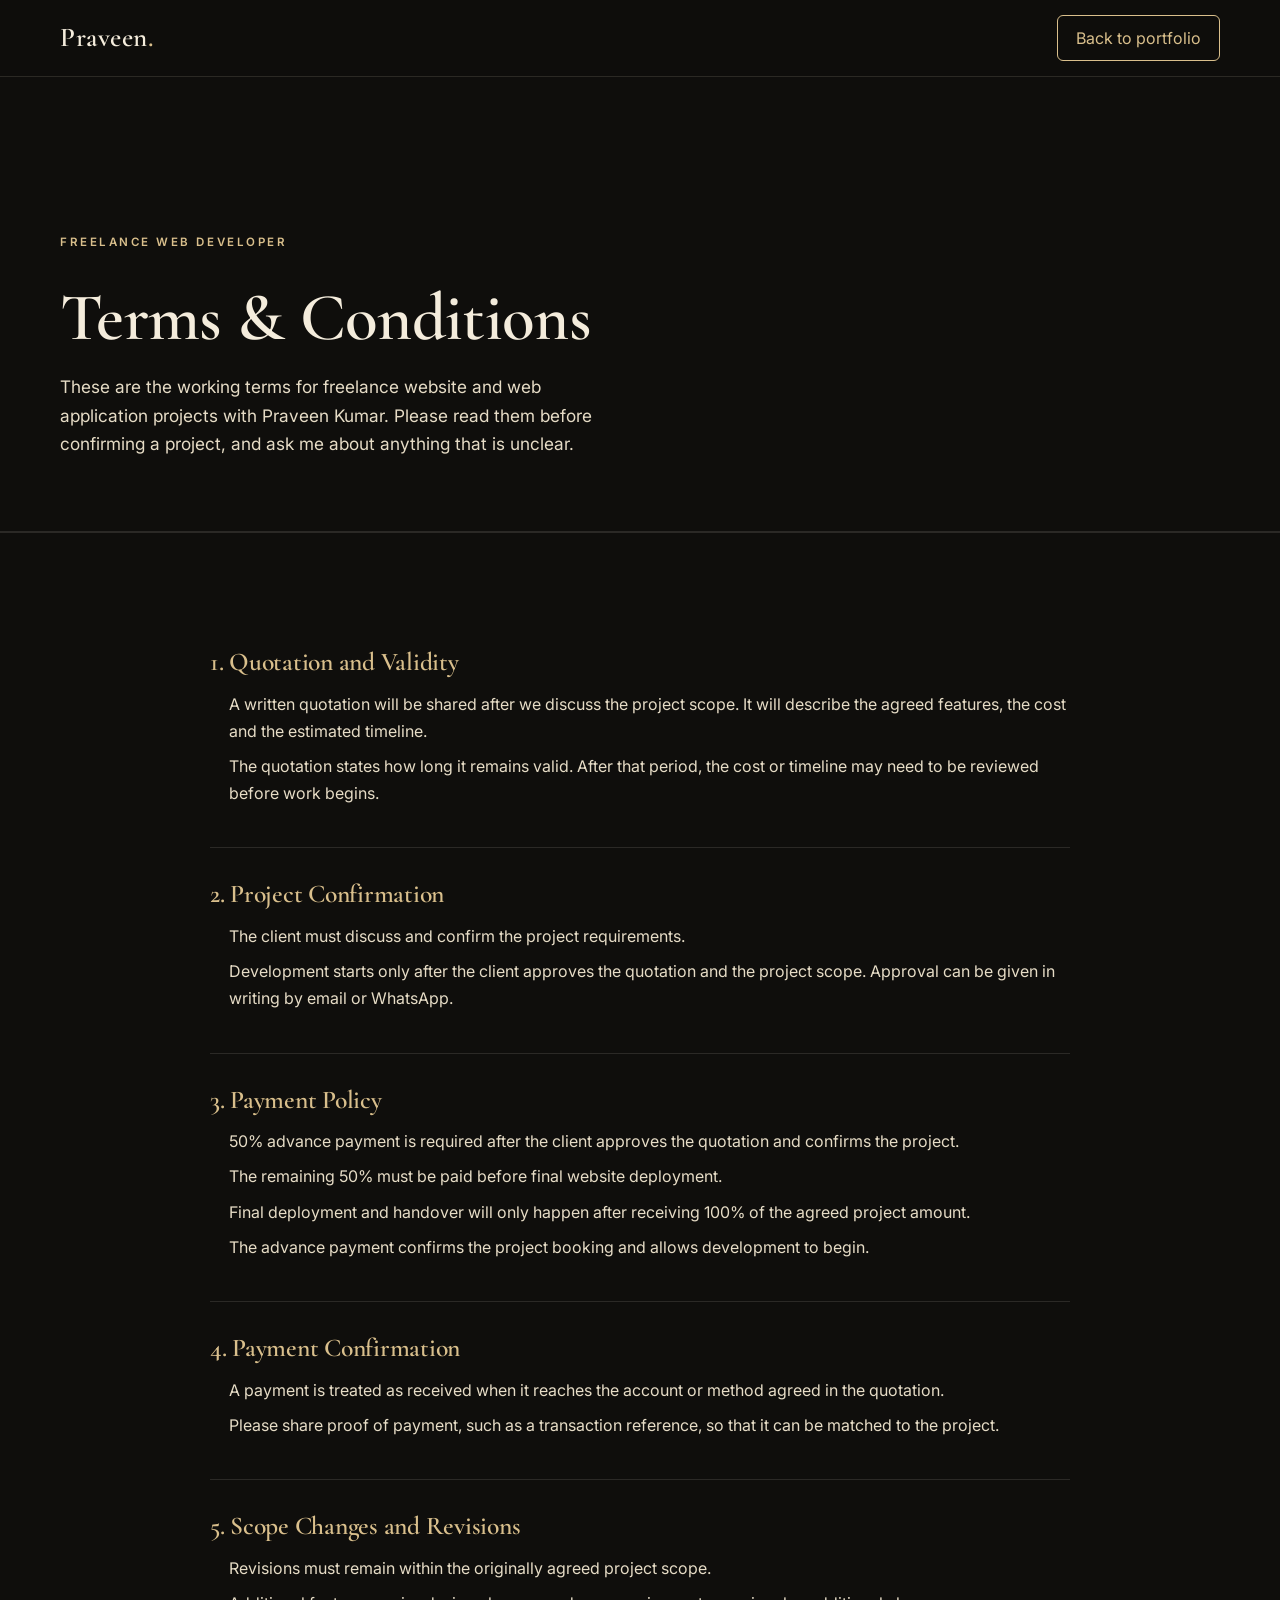
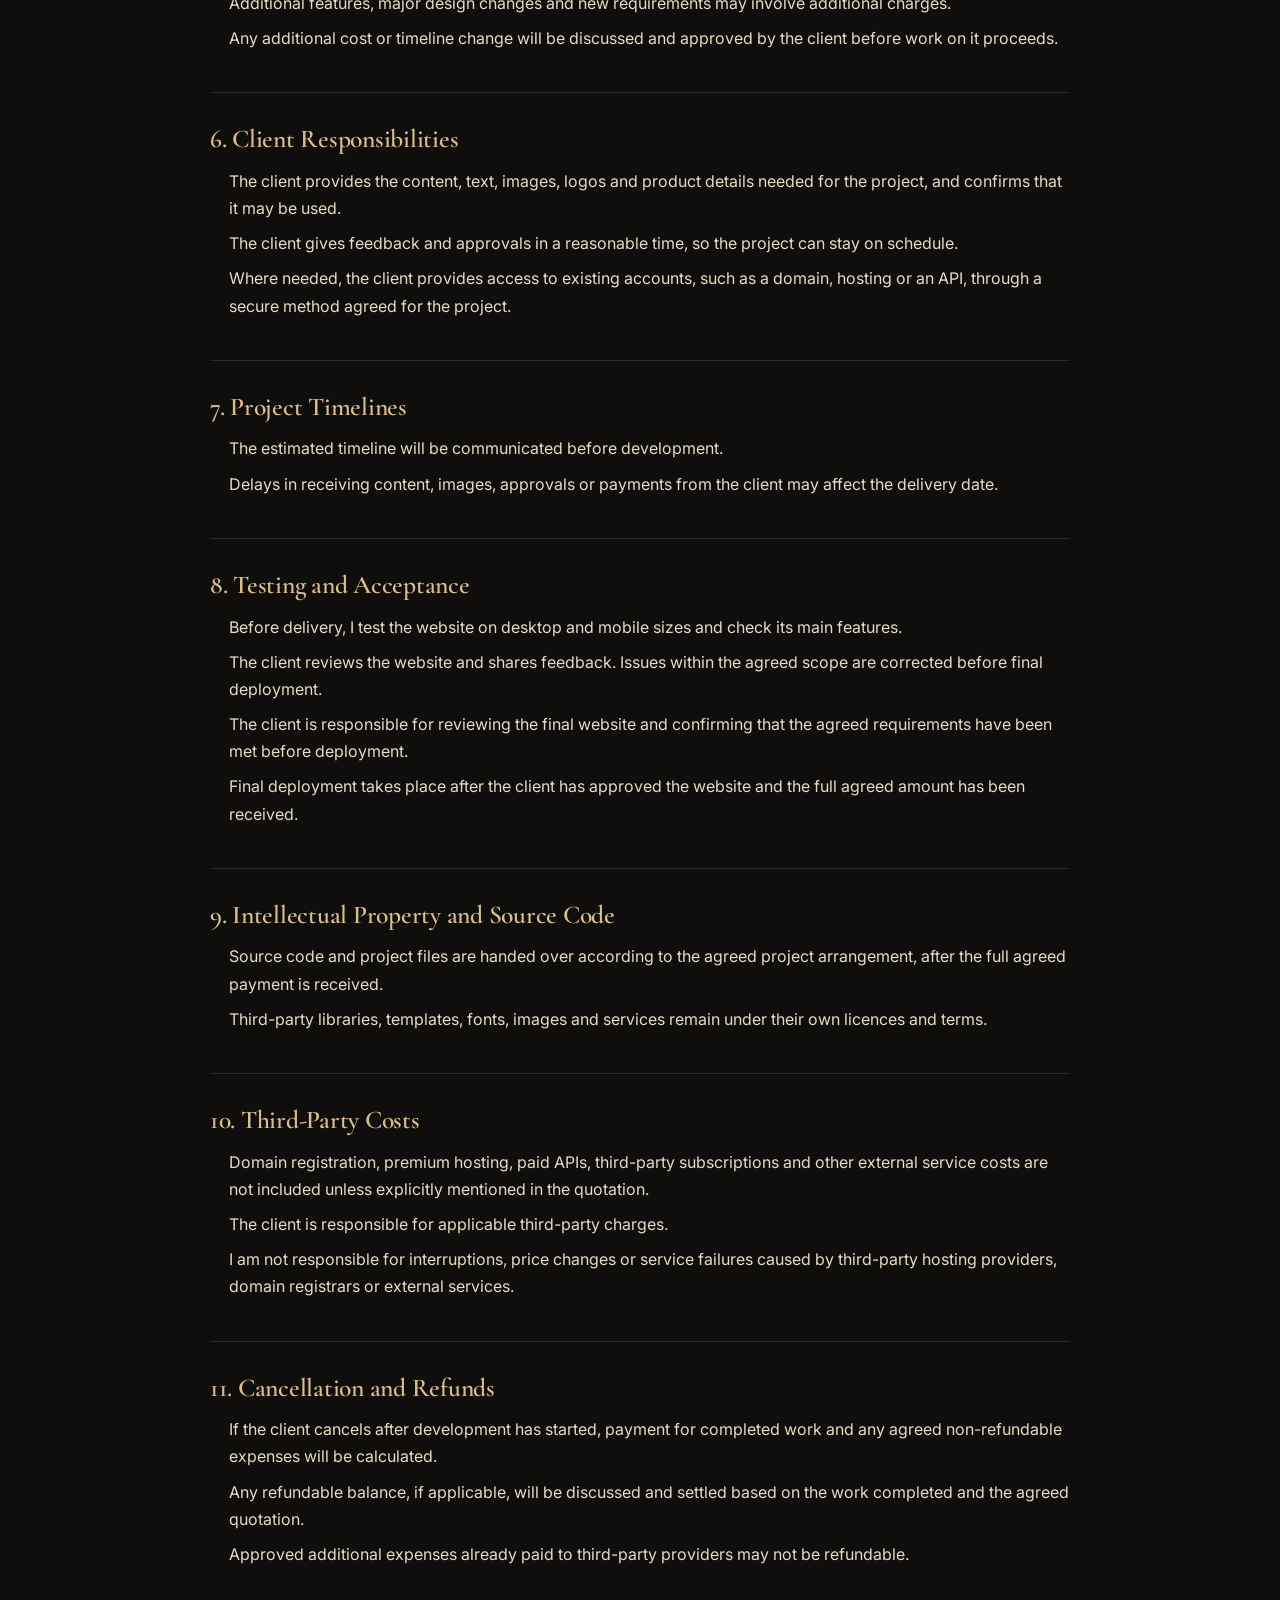
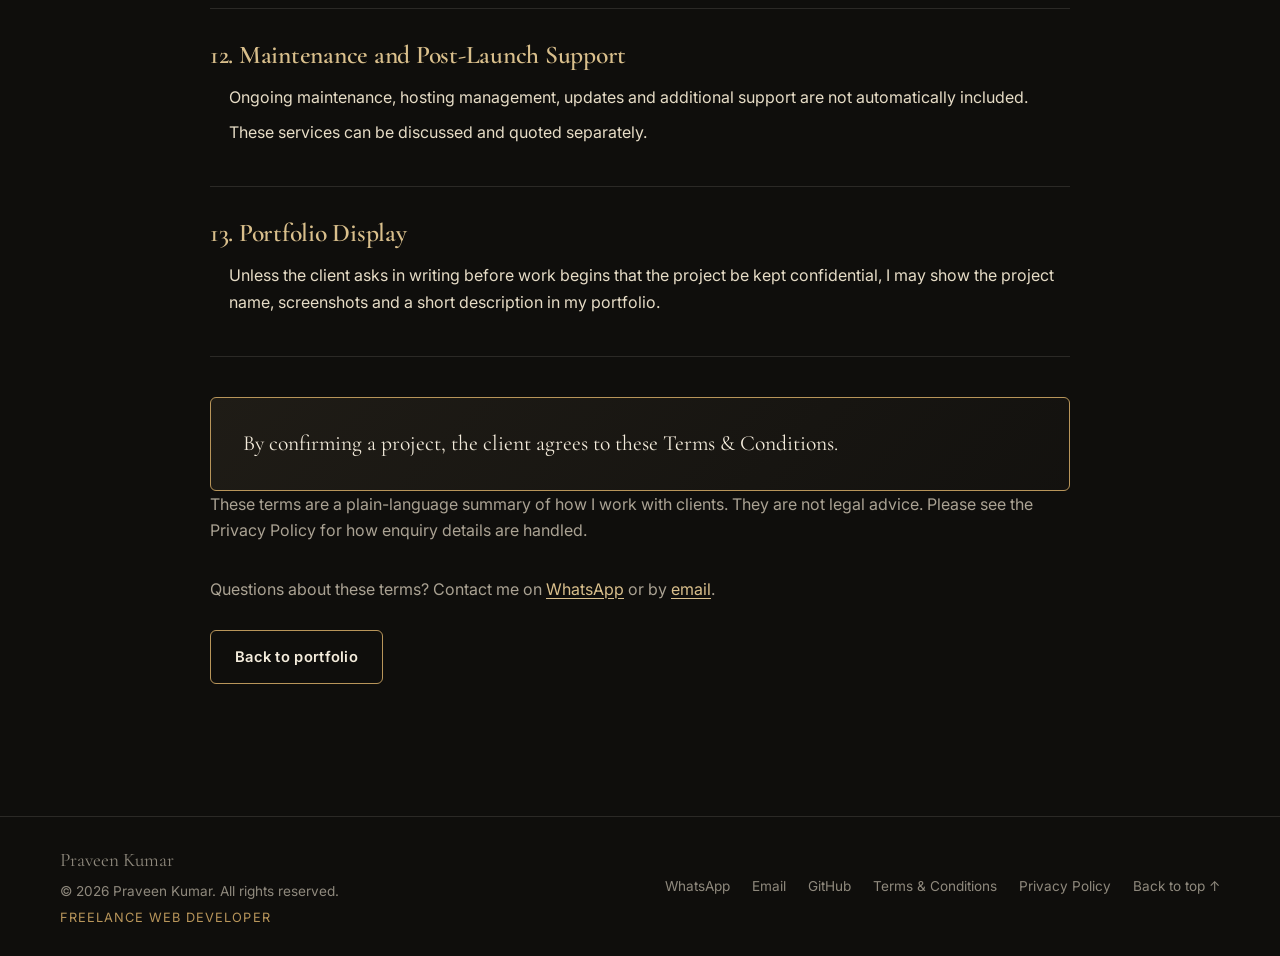
<file: terms.html>
<!DOCTYPE html>
<html lang="en">
<head>
  <meta charset="UTF-8">
  <meta name="viewport" content="width=device-width, initial-scale=1.0">
  <title>Terms &amp; Conditions | Praveen Kumar</title>
  <meta name="description" content="Working terms for freelance website and web application projects with Praveen Kumar: quotations, payment, scope changes, timelines, testing, source code, costs, cancellation and support.">
  <meta name="author" content="Praveen Kumar">
  <meta name="robots" content="index, follow">
  <meta name="theme-color" content="#0f0e0c">
  <link rel="canonical" href="https://YOUR-PORTFOLIO-DOMAIN/terms.html">

  <meta property="og:type" content="website">
  <meta property="og:title" content="Terms &amp; Conditions | Praveen Kumar">
  <meta property="og:description" content="Working terms for freelance website and web application projects.">
  <meta property="og:url" content="https://YOUR-PORTFOLIO-DOMAIN/terms.html">
  <meta property="og:image" content="https://YOUR-PORTFOLIO-DOMAIN/assets/img/og-image.png">
  <meta property="og:locale" content="en_IN">

  <link rel="icon" href="assets/img/favicon.svg" type="image/svg+xml">

  <link rel="preconnect" href="https://fonts.googleapis.com">
  <link rel="preconnect" href="https://fonts.gstatic.com" crossorigin>
  <link rel="stylesheet" href="https://fonts.googleapis.com/css2?family=Cormorant+Garamond:wght@500;600;700&family=Inter:wght@400;500;600;700&display=swap">

  <link rel="stylesheet" href="assets/css/styles.css">
</head>
<body>
  <a class="skip-link" href="#main">Skip to content</a>

  <header class="site-header" id="top">
    <nav class="container nav" aria-label="Main navigation">
      <a class="brand" href="index.html" aria-label="Praveen Kumar, back to home page">Praveen<span>.</span></a>
      <a class="nav-cta" href="index.html">Back to portfolio</a>
    </nav>
  </header>

  <main id="main">
    <section class="legal-hero" aria-labelledby="terms-title">
      <div class="container">
        <p class="eyebrow">Freelance Web Developer</p>
        <h1 id="terms-title">Terms &amp; Conditions</h1>
        <p class="lead">These are the working terms for freelance website and web application projects with Praveen Kumar. Please read them before confirming a project, and ask me about anything that is unclear.</p>
      </div>
    </section>

    <section class="section" aria-label="Terms and conditions">
      <div class="container legal-wrap">
        <ol class="legal-list">
          <li class="legal-item">
            <h2>1. Quotation and Validity</h2>
            <ul>
              <li>A written quotation will be shared after we discuss the project scope. It will describe the agreed features, the cost and the estimated timeline.</li>
              <li>The quotation states how long it remains valid. After that period, the cost or timeline may need to be reviewed before work begins.</li>
            </ul>
          </li>

          <li class="legal-item">
            <h2>2. Project Confirmation</h2>
            <ul>
              <li>The client must discuss and confirm the project requirements.</li>
              <li>Development starts only after the client approves the quotation and the project scope. Approval can be given in writing by email or WhatsApp.</li>
            </ul>
          </li>

          <li class="legal-item">
            <h2>3. Payment Policy</h2>
            <ul>
              <li>50% advance payment is required after the client approves the quotation and confirms the project.</li>
              <li>The remaining 50% must be paid before final website deployment.</li>
              <li>Final deployment and handover will only happen after receiving 100% of the agreed project amount.</li>
              <li>The advance payment confirms the project booking and allows development to begin.</li>
            </ul>
          </li>

          <li class="legal-item">
            <h2>4. Payment Confirmation</h2>
            <ul>
              <li>A payment is treated as received when it reaches the account or method agreed in the quotation.</li>
              <li>Please share proof of payment, such as a transaction reference, so that it can be matched to the project.</li>
            </ul>
          </li>

          <li class="legal-item">
            <h2>5. Scope Changes and Revisions</h2>
            <ul>
              <li>Revisions must remain within the originally agreed project scope.</li>
              <li>Additional features, major design changes and new requirements may involve additional charges.</li>
              <li>Any additional cost or timeline change will be discussed and approved by the client before work on it proceeds.</li>
            </ul>
          </li>

          <li class="legal-item">
            <h2>6. Client Responsibilities</h2>
            <ul>
              <li>The client provides the content, text, images, logos and product details needed for the project, and confirms that it may be used.</li>
              <li>The client gives feedback and approvals in a reasonable time, so the project can stay on schedule.</li>
              <li>Where needed, the client provides access to existing accounts, such as a domain, hosting or an API, through a secure method agreed for the project.</li>
            </ul>
          </li>

          <li class="legal-item">
            <h2>7. Project Timelines</h2>
            <ul>
              <li>The estimated timeline will be communicated before development.</li>
              <li>Delays in receiving content, images, approvals or payments from the client may affect the delivery date.</li>
            </ul>
          </li>


<li class="legal-item">
  <h2>8. Testing and Acceptance</h2>
  <ul>
    <li>Before delivery, I test the website on desktop and mobile sizes and check its main features.</li>
    <li>The client reviews the website and shares feedback. Issues within the agreed scope are corrected before final deployment.</li>
    <li>The client is responsible for reviewing the final website and confirming that the agreed requirements have been met before deployment.</li>
    <li>Final deployment takes place after the client has approved the website and the full agreed amount has been received.</li>
  </ul>
</li>

<li class="legal-item">
  <h2>9. Intellectual Property and Source Code</h2>
  <ul>
    <li>Source code and project files are handed over according to the agreed project arrangement, after the full agreed payment is received.</li>
    <li>Third-party libraries, templates, fonts, images and services remain under their own licences and terms.</li>
  </ul>
</li>

<li class="legal-item">
  <h2>10. Third-Party Costs</h2>
  <ul>
    <li>Domain registration, premium hosting, paid APIs, third-party subscriptions and other external service costs are not included unless explicitly mentioned in the quotation.</li>
    <li>The client is responsible for applicable third-party charges.</li>
    <li>I am not responsible for interruptions, price changes or service failures caused by third-party hosting providers, domain registrars or external services.</li>
  </ul>
</li>

<li class="legal-item">
  <h2>11. Cancellation and Refunds</h2>
  <ul>
    <li>If the client cancels after development has started, payment for completed work and any agreed non-refundable expenses will be calculated.</li>
    <li>Any refundable balance, if applicable, will be discussed and settled based on the work completed and the agreed quotation.</li>
    <li>Approved additional expenses already paid to third-party providers may not be refundable.</li>
  </ul>
</li>


          <li class="legal-item">
            <h2>12. Maintenance and Post-Launch Support</h2>
            <ul>
              <li>Ongoing maintenance, hosting management, updates and additional support are not automatically included.</li>
              <li>These services can be discussed and quoted separately.</li>
            </ul>
          </li>

          <li class="legal-item">
            <h2>13. Portfolio Display</h2>
            <ul>
              <li>Unless the client asks in writing before work begins that the project be kept confidential, I may show the project name, screenshots and a short description in my portfolio.</li>
            </ul>
          </li>
        </ol>

        <aside class="legal-closing" aria-label="Agreement">
          <p>By confirming a project, the client agrees to these Terms &amp; Conditions.</p>
        </aside>

        <p class="legal-note">These terms are a plain-language summary of how I work with clients. They are not legal advice. Please see the <a href="privacy.html">Privacy Policy</a> for how enquiry details are handled.</p>

        <p class="legal-contact">Questions about these terms? Contact me on <a href="https://wa.me/918778036215" target="_blank" rel="noopener noreferrer">WhatsApp<span class="sr-only"> (opens in a new tab)</span></a> or by <a href="mailto:prazyx18@gmail.com">email</a>.</p>

        <p class="legal-back"><a class="btn btn-ghost" href="index.html">Back to portfolio</a></p>
      </div>
    </section>
  </main>

  <footer class="site-footer">
    <div class="container footer-inner">
      <div class="footer-col">
        <p class="footer-brand">Praveen Kumar</p>
        <p>&copy; <span id="year">2026</span> Praveen Kumar. All rights reserved.</p>
        <p class="footer-title">Freelance Web Developer</p>
      </div>
      <nav aria-label="Footer navigation" class="footer-nav">
        <a href="https://wa.me/918778036215" target="_blank" rel="noopener noreferrer">WhatsApp<span class="sr-only"> (opens in a new tab)</span></a>
        <a href="mailto:prazyx18@gmail.com">Email</a>
        <a href="https://github.com/prazyx18-lang" target="_blank" rel="noopener noreferrer">GitHub<span class="sr-only"> (opens in a new tab)</span></a>
        <a href="terms.html" aria-current="page">Terms &amp; Conditions</a>
        <a href="privacy.html">Privacy Policy</a>
        <a href="index.html#top">Back to top ↑</a>
      </nav>
    </div>
  </footer>

  <script src="assets/js/main.js" defer></script>
</body>
</html>
</file>
<file: assets/css/styles.css>
/* ==========================================================================
   Praveen Kumar — Portfolio
   Palette: black, cream and champagne gold.
   Change colours in the :root block below; everything else uses them.
   ========================================================================== */

:root {
  --ink: #0f0e0c;          /* near-black background */
  --ink-2: #171510;        /* alternate section background */
  --ink-3: #201d17;        /* cards */
  --cream: #f4ecdc;        /* main text on dark */
  --cream-2: #e6dcc6;      /* secondary text on dark */
  --champagne: #d9bf8c;    /* highlight colour */
  --gold: #b8955a;         /* borders and accents */
  --muted: #aaa293;        /* body copy on dark (readable contrast) */
  --line: rgba(244, 236, 220, 0.12);

  --font-display: "Cormorant Garamond", Georgia, "Times New Roman", serif;
  --font-body: "Inter", system-ui, -apple-system, "Segoe UI", Roboto, Arial, sans-serif;

  --radius: 6px;
  --ease: cubic-bezier(0.2, 0.7, 0.2, 1);
  --shadow: 0 24px 60px rgba(0, 0, 0, 0.35);
}

/* ---------- Base ---------- */
*,
*::before,
*::after { box-sizing: border-box; }

html {
  scroll-behavior: smooth;
  -webkit-text-size-adjust: 100%;
}

body {
  margin: 0;
  background: var(--ink);
  color: var(--cream);
  font-family: var(--font-body);
  font-size: 16px;
  line-height: 1.65;
  overflow-x: hidden;
}

img, svg { max-width: 100%; display: block; }

a {
  color: inherit;
  text-decoration: none;
}

h1, h2, h3 {
  margin: 0;
  font-weight: 600;
  line-height: 1.12;
}

h1, h2 {
  font-family: var(--font-display);
  letter-spacing: -0.01em;
}

h3 {
  font-family: var(--font-display);
  font-size: 1.6rem;
}

p { margin: 0 0 1rem; color: var(--muted); }

ul, ol { margin: 0; padding: 0; list-style: none; }

:focus-visible {
  outline: 2px solid var(--champagne);
  outline-offset: 3px;
  border-radius: 2px;
}

.container {
  width: min(1160px, calc(100% - 48px));
  margin-inline: auto;
}

.sr-only {
  position: absolute;
  width: 1px;
  height: 1px;
  padding: 0;
  margin: -1px;
  overflow: hidden;
  clip: rect(0, 0, 0, 0);
  white-space: nowrap;
  border: 0;
}

.skip-link {
  position: absolute;
  left: 16px;
  top: -60px;
  z-index: 100;
  background: var(--champagne);
  color: var(--ink);
  padding: 10px 16px;
  border-radius: var(--radius);
  font-weight: 600;
  transition: top 0.2s var(--ease);
}
.skip-link:focus { top: 12px; }

/* ---------- Shared components ---------- */
.eyebrow {
  display: inline-block;
  margin-bottom: 14px;
  color: var(--champagne);
  font-size: 0.72rem;
  font-weight: 600;
  letter-spacing: 0.22em;
  text-transform: uppercase;
}

h2 {
  font-size: clamp(2.1rem, 4.4vw, 3.3rem);
  color: var(--cream);
}

.section {
  padding: clamp(72px, 9vw, 120px) 0;
  border-top: 1px solid var(--line);
}

.section-alt { background: var(--ink-2); }

.section-head {
  max-width: 720px;
  margin-bottom: 52px;
}

.section-intro { margin-top: 16px; max-width: 620px; }

.btn {
  display: inline-flex;
  align-items: center;
  justify-content: center;
  gap: 8px;
  padding: 14px 24px;
  border: 1px solid var(--gold);
  border-radius: var(--radius);
  font: inherit;
  font-size: 0.92rem;
  font-weight: 600;
  letter-spacing: 0.02em;
  cursor: pointer;
  transition: transform 0.25s var(--ease), background-color 0.25s var(--ease),
              color 0.25s var(--ease), box-shadow 0.25s var(--ease);
}

.btn:hover { transform: translateY(-2px); }

.btn-primary {
  background: var(--champagne);
  border-color: var(--champagne);
  color: var(--ink);
}
.btn-primary:hover {
  background: var(--cream);
  border-color: var(--cream);
  box-shadow: 0 12px 30px rgba(217, 191, 140, 0.25);
}

.btn-ghost {
  color: var(--cream);
  background: transparent;
}
.btn-ghost:hover {
  background: var(--cream);
  border-color: var(--cream);
  color: var(--ink);
}

.btn-block { width: 100%; margin-top: auto; }

.chips {
  display: flex;
  flex-wrap: wrap;
  gap: 10px;
}
.chips li {
  padding: 8px 14px;
  border: 1px solid rgba(217, 191, 140, 0.35);
  border-radius: 999px;
  color: var(--cream-2);
  font-size: 0.85rem;
  transition: border-color 0.25s var(--ease), color 0.25s var(--ease);
}
.chips li:hover {
  border-color: var(--champagne);
  color: var(--champagne);
}

/* ---------- Header / navigation ---------- */
.site-header {
  position: sticky;
  top: 0;
  z-index: 50;
  background: rgba(15, 14, 12, 0.82);
  backdrop-filter: blur(14px);
  -webkit-backdrop-filter: blur(14px);
  border-bottom: 1px solid var(--line);
}

.nav {
  height: 76px;
  display: flex;
  align-items: center;
  justify-content: space-between;
}

.brand {
  font-family: var(--font-display);
  font-size: 1.7rem;
  font-weight: 600;
  letter-spacing: 0.02em;
}
.brand span { color: var(--champagne); }

.nav-menu {
  display: flex;
  align-items: center;
  gap: 30px;
}
.nav-menu a {
  position: relative;
  color: var(--cream-2);
  font-size: 0.88rem;
  padding: 6px 0;
  transition: color 0.2s var(--ease);
}
.nav-menu a:not(.nav-cta)::after {
  content: "";
  position: absolute;
  left: 0;
  bottom: 0;
  width: 100%;
  height: 1px;
  background: var(--champagne);
  transform: scaleX(0);
  transform-origin: left;
  transition: transform 0.3s var(--ease);
}
.nav-menu a:not(.nav-cta):hover { color: var(--champagne); }
.nav-menu a:not(.nav-cta):hover::after { transform: scaleX(1); }

.nav-cta {
  padding: 9px 18px !important;
  border: 1px solid var(--champagne);
  border-radius: var(--radius);
  color: var(--champagne) !important;
}
.nav-cta:hover {
  background: var(--champagne);
  color: var(--ink) !important;
}

.nav-toggle {
  display: none;
  width: 44px;
  height: 44px;
  background: none;
  border: 1px solid var(--line);
  border-radius: var(--radius);
  cursor: pointer;
  position: relative;
}
.nav-toggle-bars,
.nav-toggle-bars::before,
.nav-toggle-bars::after {
  display: block;
  position: absolute;
  left: 50%;
  width: 18px;
  height: 2px;
  margin-left: -9px;
  background: var(--cream);
  transition: transform 0.3s var(--ease), background-color 0.3s;
}
.nav-toggle-bars { top: 50%; margin-top: -1px; }
.nav-toggle-bars::before { content: ""; top: -6px; left: 0; margin: 0; }
.nav-toggle-bars::after { content: ""; top: 6px; left: 0; margin: 0; }

.nav-toggle[aria-expanded="true"] .nav-toggle-bars { background: transparent; }
.nav-toggle[aria-expanded="true"] .nav-toggle-bars::before { transform: translateY(6px) rotate(45deg); }
.nav-toggle[aria-expanded="true"] .nav-toggle-bars::after { transform: translateY(-6px) rotate(-45deg); }

/* ---------- Hero ---------- */
.hero {
  position: relative;
  padding: clamp(64px, 10vw, 130px) 0 clamp(72px, 9vw, 110px);
  overflow: hidden;
}
.hero::before {
  content: "";
  position: absolute;
  inset: 0;
  background:
    radial-gradient(ellipse at 80% 20%, rgba(217, 191, 140, 0.12), transparent 55%),
    radial-gradient(ellipse at 10% 90%, rgba(184, 149, 90, 0.08), transparent 50%);
  pointer-events: none;
}

.hero-grid {
  position: relative;
  display: grid;
  grid-template-columns: 1.15fr 0.85fr;
  align-items: center;
  gap: 60px;
}

.hero h1 {
  font-size: clamp(2.7rem, 6.2vw, 5rem);
  margin-bottom: 26px;
  font-weight: 600;
}
.hero h1 em {
  color: var(--champagne);
  font-style: italic;
  font-weight: 500;
}

.lead {
  max-width: 560px;
  font-size: 1.08rem;
  color: var(--cream-2);
}

.actions {
  display: flex;
  flex-wrap: wrap;
  gap: 14px;
  margin-top: 36px;
}

.hero-visual {
  position: relative;
  min-height: 440px;
  display: flex;
  flex-direction: column;
  align-items: center;
  justify-content: center;
  border: 1px solid rgba(217, 191, 140, 0.32);
  border-radius: 14px;
  background:
    radial-gradient(ellipse at 55% 40%, #3a3428 0%, #221f19 45%, #141310 80%);
  box-shadow: var(--shadow);
  overflow: hidden;
}
.hero-visual::before,
.hero-visual::after {
  content: "";
  position: absolute;
  border: 1px solid rgba(217, 191, 140, 0.25);
  border-radius: 50%;
}
.hero-visual::before { width: 300px; height: 300px; }
.hero-visual::after { width: 400px; height: 400px; border-color: rgba(217, 191, 140, 0.12); }

.monogram {
  position: relative;
  z-index: 1;
  font-family: var(--font-display);
  font-size: 7.5rem;
  font-weight: 600;
  color: var(--champagne);
  letter-spacing: -0.04em;
  line-height: 1;
}

.hero-caption {
  position: absolute;
  bottom: 24px;
  left: 0;
  right: 0;
  margin: 0;
  text-align: center;
  color: var(--cream-2);
  font-size: 0.68rem;
  letter-spacing: 0.22em;
  text-transform: uppercase;
}

/* ---------- About ---------- */
.two-col {
  display: grid;
  grid-template-columns: 1fr 1fr;
  gap: 64px;
  align-items: start;
}
.two-col h2 { margin-bottom: 0; }
.two-col p { font-size: 1.02rem; }
.cert {
  margin-top: 22px;
  padding-left: 18px;
  border-left: 2px solid var(--gold);
  color: var(--cream-2) !important;
}

.approach {
  display: grid;
  grid-template-columns: repeat(4, 1fr);
  gap: 1px;
  margin-top: 64px;
  background: var(--line);
  border: 1px solid var(--line);
  border-radius: var(--radius);
  overflow: hidden;
}
.approach-step {
  padding: 28px 24px;
  background: var(--ink);
  color: var(--cream);
  font-family: var(--font-display);
  font-size: 1.25rem;
  transition: background-color 0.3s var(--ease);
}
.approach-step:hover { background: var(--ink-3); }
.approach-step span {
  display: block;
  margin-bottom: 10px;
  font-family: var(--font-body);
  font-size: 0.72rem;
  letter-spacing: 0.18em;
  color: var(--champagne);
}

/* ---------- Skills ---------- */
.skill-grid {
  display: grid;
  grid-template-columns: repeat(2, 1fr);
  gap: 22px;
}
.skill-card {
  padding: 34px;
  background: var(--ink-3);
  border: 1px solid var(--line);
  border-radius: var(--radius);
  transition: transform 0.35s var(--ease), border-color 0.35s var(--ease);
}
.skill-card:hover {
  transform: translateY(-4px);
  border-color: rgba(217, 191, 140, 0.45);
}
.skill-card h3 {
  margin-bottom: 20px;
  color: var(--champagne);
  font-size: 1.45rem;
}

/* ---------- Projects ---------- */
.project-grid {
  display: grid;
  grid-template-columns: repeat(3, 1fr);
  gap: 24px;
}

.project-card {
  display: flex;
  flex-direction: column;
  background: var(--ink-3);
  border: 1px solid var(--line);
  border-radius: 10px;
  overflow: hidden;
  transition: transform 0.4s var(--ease), border-color 0.4s var(--ease), box-shadow 0.4s var(--ease);
}
.project-card:hover {
  transform: translateY(-6px);
  border-color: rgba(217, 191, 140, 0.5);
  box-shadow: var(--shadow);
}
.project-body {
  flex: 1;
  display: flex;
  flex-direction: column;
  padding: 26px;
}

.project-tags {
  display: flex;
  flex-wrap: wrap;
  align-items: center;
  justify-content: space-between;
  gap: 10px;
  margin-bottom: 14px;
}
.tag {
  color: var(--champagne);
  font-size: 0.72rem;
  font-weight: 600;
  letter-spacing: 0.14em;
  text-transform: uppercase;
}
.status {
  padding: 4px 10px;
  border-radius: 999px;
  font-size: 0.72rem;
  font-weight: 600;
  letter-spacing: 0.06em;
}
.status-live {
  color: #bfd9a9;
  background: rgba(127, 171, 107, 0.12);
  border: 1px solid rgba(127, 171, 107, 0.4);
}
.status-live::before {
  content: "";
  display: inline-block;
  width: 7px;
  height: 7px;
  margin-right: 7px;
  border-radius: 50%;
  background: #8fc174;
  vertical-align: middle;
  animation: pulse 2.4s ease-in-out infinite;
}

.project-card h3 {
  margin-bottom: 10px;
  color: var(--cream);
  font-size: 1.85rem;
}
.project-body > p { font-size: 0.95rem; }

.hosting {
  margin: 4px 0 22px;
  display: grid;
  gap: 6px;
  font-size: 0.88rem;
  color: var(--cream-2);
}
.hosting strong { color: var(--champagne); font-weight: 600; }

.link-pending {
  margin: auto 0 0;
  padding: 12px 14px;
  border: 1px dashed rgba(217, 191, 140, 0.35);
  border-radius: var(--radius);
  font-size: 0.88rem;
  color: var(--cream-2);
}

/* ---------- Services ---------- */
.service-grid {
  display: grid;
  grid-template-columns: repeat(2, 1fr);
  gap: 22px;
}
.service-card {
  position: relative;
  padding: 36px;
  background: var(--ink);
  border: 1px solid var(--line);
  border-radius: 10px;
  transition: transform 0.35s var(--ease), border-color 0.35s var(--ease), background-color 0.35s;
}
.service-card:hover {
  transform: translateY(-4px);
  border-color: rgba(217, 191, 140, 0.45);
  background: #13120f;
}
.service-card:last-child:nth-child(odd) { grid-column: 1 / -1; }
.service-no {
  display: block;
  margin-bottom: 18px;
  color: var(--champagne);
  font-size: 0.75rem;
  font-weight: 600;
  letter-spacing: 0.2em;
}
.service-card h3 {
  margin-bottom: 12px;
  font-size: 1.7rem;
  color: var(--cream);
}
.service-card p { margin: 0; max-width: 520px; }

/* ---------- Process ---------- */
.process-list {
  display: grid;
  grid-template-columns: repeat(5, 1fr);
  gap: 18px;
}
.process-step {
  padding-top: 22px;
  border-top: 1px solid var(--gold);
  transition: transform 0.3s var(--ease);
}
.process-step:hover { transform: translateY(-4px); }
.step-no {
  display: block;
  margin-bottom: 12px;
  color: var(--champagne);
  font-size: 0.72rem;
  font-weight: 600;
  letter-spacing: 0.18em;
}
.process-step h3 {
  margin-bottom: 8px;
  color: var(--cream);
  font-size: 1.5rem;
}
.process-step p { font-size: 0.9rem; margin: 0; }

.pricing-note {
  margin-top: 56px;
  padding: 30px 34px;
  border: 1px solid rgba(217, 191, 140, 0.35);
  border-radius: 10px;
  background: linear-gradient(135deg, rgba(217, 191, 140, 0.08), transparent);
}
.pricing-note p {
  margin: 0;
  color: var(--cream-2);
  font-size: 1.02rem;
  max-width: 820px;
}

/* ---------- Contact ---------- */
.contact {
  padding: clamp(72px, 9vw, 110px) 0;
  background: var(--cream);
  color: var(--ink);
}
.contact .eyebrow { color: #7d6333; }
.contact h2 { color: var(--ink); max-width: 640px; }
.contact-grid {
  display: grid;
  grid-template-columns: 1.1fr 0.9fr;
  align-items: center;
  gap: 60px;
}
.contact-intro {
  margin-top: 18px;
  max-width: 560px;
  color: #4d483e;
}

.contact-actions {
  display: grid;
  gap: 16px;
}
.contact-btn {
  display: grid;
  grid-template-columns: 1fr auto;
  align-items: center;
  gap: 4px 14px;
  padding: 22px 26px;
  background: var(--ink);
  color: var(--cream);
  border-radius: 10px;
  border: 1px solid var(--ink);
  transition: transform 0.3s var(--ease), background-color 0.3s var(--ease), color 0.3s var(--ease);
}
.contact-btn:hover {
  transform: translateY(-3px);
  background: #1d1a14;
  box-shadow: 0 18px 40px rgba(15, 14, 12, 0.25);
}
.contact-btn > span:last-child {
  grid-row: 1 / span 2;
  grid-column: 2;
  color: var(--champagne);
  font-size: 1.3rem;
  transition: transform 0.3s var(--ease);
}
.contact-btn:hover > span:last-child { transform: translate(3px, -3px); }
.contact-label {
  grid-column: 1;
  color: var(--champagne);
  font-size: 0.7rem;
  font-weight: 600;
  letter-spacing: 0.18em;
  text-transform: uppercase;
}
.contact-value {
  grid-column: 1;
  font-family: var(--font-display);
  font-size: 1.7rem;
  font-weight: 600;
  word-break: break-word;
}

/* ---------- Footer ---------- */
.site-footer {
  padding: 28px 0;
  border-top: 1px solid var(--line);
  color: #8f897d;
  font-size: 0.85rem;
}
.footer-inner {
  display: flex;
  flex-wrap: wrap;
  justify-content: space-between;
  align-items: center;
  gap: 16px;
}
.footer-inner p { margin: 0; color: #8f897d; }
.footer-inner nav {
  display: flex;
  flex-wrap: wrap;
  gap: 22px;
}
.footer-inner a {
  transition: color 0.2s var(--ease);
}
.footer-inner a:hover { color: var(--champagne); }

/* ---------- Motion: reveal on scroll (only when JavaScript runs) ---------- */
.js .reveal {
  opacity: 0;
  transform: translateY(22px);
  transition: opacity 0.8s var(--ease), transform 0.8s var(--ease);
}
.js .reveal.is-visible {
  opacity: 1;
  transform: none;
}
.js .reveal.is-visible.skill-card,
.js .reveal.is-visible.project-card,
.js .reveal.is-visible.service-card,
.js .reveal.is-visible.process-step {
  transition: transform 0.35s var(--ease), border-color 0.35s var(--ease), box-shadow 0.35s var(--ease), background-color 0.35s;
}

@keyframes pulse {
  0%, 100% { opacity: 1; }
  50% { opacity: 0.35; }
}

/* ---------- Responsive ---------- */
@media (max-width: 1000px) {
  .project-grid { grid-template-columns: repeat(2, 1fr); }
  .project-grid > :last-child:nth-child(odd) { grid-column: 1 / -1; max-width: 560px; }
  .process-list { grid-template-columns: repeat(3, 1fr); }
  .approach { grid-template-columns: repeat(2, 1fr); }
}

@media (max-width: 860px) {
  .hero-grid,
  .two-col,
  .contact-grid,
  .skill-grid,
  .service-grid { grid-template-columns: 1fr; }
  .service-card:last-child:nth-child(odd) { grid-column: auto; }
  .hero-visual { min-height: 300px; }
  .monogram { font-size: 5.5rem; }
  .two-col { gap: 36px; }
  .project-grid { grid-template-columns: 1fr; }
  .project-grid > :last-child:nth-child(odd) { max-width: none; }
}

@media (max-width: 720px) {
  .nav-toggle { display: block; }

  .nav-menu {
    position: absolute;
    top: 76px;
    left: 0;
    right: 0;
    flex-direction: column;
    align-items: stretch;
    gap: 0;
    padding: 8px 24px 24px;
    background: #0f0e0c;
    border-bottom: 1px solid var(--line);
    transform: translateY(-8px);
    opacity: 0;
    visibility: hidden;
    transition: opacity 0.3s var(--ease), transform 0.3s var(--ease), visibility 0.3s;
  }
  .nav-menu.is-open {
    opacity: 1;
    transform: none;
    visibility: visible;
  }
  .nav-menu li { border-bottom: 1px solid var(--line); }
  .nav-menu li:last-child { border-bottom: none; }
  .nav-menu a { display: block; padding: 16px 0; font-size: 1rem; }
  .nav-menu a:not(.nav-cta)::after { display: none; }
  .nav-cta { display: inline-block; margin-top: 14px; }
}

@media (max-width: 560px) {
  .container { width: calc(100% - 32px); }
  .approach { grid-template-columns: 1fr; }
  .process-list { grid-template-columns: 1fr; }
  .skill-card,
  .service-card,
  .project-body,
  .pricing-note { padding: 24px; }
  .section-head { margin-bottom: 36px; }
  .actions .btn { flex: 1 1 100%; }
  .contact-value { font-size: 1.35rem; }
  .footer-inner { flex-direction: column; align-items: flex-start; }
}

/* ---------- Respect "reduce motion" settings ---------- */
@media (prefers-reduced-motion: reduce) {
  html { scroll-behavior: auto; }
  *,
  *::before,
  *::after {
    animation-duration: 0.01ms !important;
    animation-iteration-count: 1 !important;
    transition-duration: 0.01ms !important;
    scroll-behavior: auto !important;
  }
  .js .reveal { opacity: 1; transform: none; }
}

/* ==========================================================================
   Terms & Conditions page (terms.html)
   ========================================================================== */
.legal-hero {
  padding: 150px 0 56px;
  border-bottom: 1px solid var(--line);
}
.legal-hero h1 {
  font-size: clamp(2.6rem, 6vw, 4.2rem);
  margin: 14px 0 18px;
}
.legal-wrap { max-width: 860px; }
.legal-list {
  list-style: none;
  margin: 0;
  padding: 0;
  counter-reset: none;
}
.legal-item {
  padding: 32px 0;
  border-bottom: 1px solid var(--line);
}
.legal-item:first-child { padding-top: 0; }
.legal-item h2 {
  font-family: var(--font-display);
  font-size: 1.6rem;
  font-weight: 600;
  color: var(--champagne);
  margin: 0 0 14px;
}
.legal-item ul {
  margin: 0;
  padding-left: 1.2em;
  color: var(--cream-2);
  line-height: 1.7;
}
.legal-item li { margin-bottom: 8px; }
.legal-closing {
  margin-top: 40px;
  padding: 28px 32px;
  border: 1px solid var(--gold);
  border-radius: var(--radius);
  background: linear-gradient(135deg, rgba(217, 191, 140, 0.08), rgba(217, 191, 140, 0.02));
}
.legal-closing p {
  margin: 0;
  font-family: var(--font-display);
  font-size: 1.35rem;
  color: var(--cream);
}
.legal-contact,
.legal-back {
  margin-top: 32px;
  color: var(--muted);
}
.legal-contact a { color: var(--champagne); text-decoration: underline; text-underline-offset: 3px; }
.legal-back { margin-top: 28px; }

@media (max-width: 560px) {
  .legal-hero { padding: 120px 0 40px; }
  .legal-closing { padding: 22px 20px; }
  .legal-closing p { font-size: 1.15rem; }
}

/* ==========================================================================
   Improvements: hero availability, project screenshots, skills, enquiry form,
   footer, responsive adjustments
   ========================================================================== */

/* Hero availability statement */
.availability {
  display: flex;
  align-items: flex-start;
  gap: 10px;
  margin: 0 0 8px;
  padding: 10px 14px;
  max-width: 560px;
  border: 1px solid rgba(217, 191, 140, 0.25);
  border-radius: var(--radius);
  background: rgba(217, 191, 140, 0.05);
  color: var(--cream-2);
  font-size: 0.92rem;
}
.availability-dot {
  flex: 0 0 auto;
  width: 9px;
  height: 9px;
  margin-top: 6px;
  border-radius: 50%;
  background: var(--champagne);
  box-shadow: 0 0 0 4px rgba(217, 191, 140, 0.18);
}

/* Project screenshots (placeholders until real images are added) */
.project-shot {
  position: relative;
  margin: 0;
  aspect-ratio: 16 / 10;
  overflow: hidden;
  border-bottom: 1px solid var(--line);
  background: linear-gradient(135deg, #2b2620, #0f0e0c);
}
.shot-placeholder {
  position: absolute;
  inset: 0;
  display: flex;
  flex-direction: column;
  align-items: center;
  justify-content: center;
  gap: 8px;
  padding: 20px;
  border: 1px dashed rgba(217, 191, 140, 0.45);
  margin: 14px;
  border-radius: var(--radius);
  text-align: center;
  color: var(--muted);
}
.shot-label {
  font-family: var(--font-display);
  font-size: 1.25rem;
  color: var(--champagne);
}
.shot-file {
  font-size: 0.78rem;
  word-break: break-all;
  color: var(--muted);
}
.project-shot img {
  position: absolute;
  inset: 0;
  width: 100%;
  height: 100%;
  object-fit: cover;
  object-position: top;
  transition: transform 0.6s var(--ease);
}
.project-card:hover .project-shot img { transform: scale(1.03); }

.project-sub {
  margin: 18px 0 8px;
  font-size: 0.8rem;
  letter-spacing: 0.12em;
  text-transform: uppercase;
  color: var(--gold);
}
.project-sub strong { font-weight: 600; }
.chips-small li { font-size: 0.8rem; padding: 5px 10px; }
.feature-list {
  margin: 0 0 22px;
  padding-left: 1.1em;
  color: var(--muted);
  font-size: 0.95rem;
  line-height: 1.6;
}
.stack-pending {
  margin: 0 0 4px;
  padding: 10px 12px;
  border: 1px dashed rgba(217, 191, 140, 0.35);
  border-radius: var(--radius);
  font-size: 0.9rem;
  color: var(--muted);
}

/* Skills: keep the existing chips, allow more cards */
.skill-grid { grid-template-columns: repeat(auto-fit, minmax(240px, 1fr)); }

/* Enquiry form (sits on the cream contact background) */
.enquiry {
  margin-top: clamp(48px, 6vw, 72px);
  padding: clamp(28px, 4vw, 44px);
  border: 1px solid rgba(15, 14, 12, 0.14);
  border-radius: 10px;
  background: #fffdf8;
  box-shadow: 0 18px 40px rgba(15, 14, 12, 0.08);
}
.enquiry h3 {
  font-family: var(--font-display);
  font-size: clamp(1.8rem, 3vw, 2.3rem);
  font-weight: 600;
  margin: 0 0 10px;
  color: var(--ink);
}
.enquiry-note {
  margin: 0 0 28px;
  max-width: 680px;
  color: #4b463d;
  font-size: 0.95rem;
}
.form-grid {
  display: grid;
  grid-template-columns: 1fr 1fr;
  gap: 20px 24px;
}
.field { display: flex; flex-direction: column; }
.field-full { grid-column: 1 / -1; }
.field label {
  font-size: 0.85rem;
  font-weight: 600;
  letter-spacing: 0.03em;
  margin-bottom: 8px;
  color: var(--ink);
}
.req { color: #8a5f1f; }
.field input,
.field select,
.field textarea {
  font: inherit;
  font-size: 1rem;
  padding: 12px 14px;
  border: 1px solid rgba(15, 14, 12, 0.22);
  border-radius: var(--radius);
  background: #fff;
  color: var(--ink);
  transition: border-color 0.2s var(--ease), box-shadow 0.2s var(--ease);
}
.field textarea { resize: vertical; min-height: 130px; }
.field input:focus-visible,
.field select:focus-visible,
.field textarea:focus-visible {
  outline: 2px solid #8a5f1f;
  outline-offset: 2px;
}
.field input[aria-invalid="true"],
.field select[aria-invalid="true"],
.field textarea[aria-invalid="true"] {
  border-color: #a4262c;
  box-shadow: 0 0 0 3px rgba(164, 38, 44, 0.12);
}
.field-hint { margin: 6px 0 0; font-size: 0.82rem; color: #5d574c; }
.field-error { margin: 6px 0 0; min-height: 0; font-size: 0.84rem; color: #a4262c; }
.field-error:empty { display: none; }
.enquiry-actions {
  display: flex;
  flex-wrap: wrap;
  gap: 14px;
  margin-top: 28px;
}
.enquiry .btn-primary {
  background: var(--ink);
  border-color: var(--ink);
  color: var(--cream);
}
.enquiry .btn-primary:hover {
  background: #2b2620;
  color: var(--champagne);
}
.enquiry .btn-ghost {
  color: var(--ink);
  border-color: rgba(15, 14, 12, 0.35);
}
.enquiry .btn-ghost:hover {
  background: var(--ink);
  color: var(--cream);
}
.form-status {
  margin: 18px 0 0;
  font-size: 0.95rem;
  color: #3a362e;
}
.form-status a { color: #8a5f1f; text-decoration: underline; }
.form-status:empty { display: none; }

/* Footer: columns and placeholder */
.footer-col { display: flex; flex-direction: column; gap: 4px; }
.footer-col p { margin: 0; }
.footer-brand {
  font-family: var(--font-display);
  font-size: 1.2rem;
  color: var(--cream);
}
.footer-title { color: var(--gold) !important; font-size: 0.8rem; letter-spacing: 0.08em; text-transform: uppercase; }
.footer-nav {
  display: flex;
  flex-wrap: wrap;
  gap: 8px 22px;
}
.footer-nav a,
.footer-pending { color: #8f897d; }
.footer-pending { font-style: italic; cursor: default; }

/* Responsive adjustments for the new parts */
@media (max-width: 720px) {
  .form-grid { grid-template-columns: 1fr; }
  .footer-inner { align-items: flex-start; }
  .enquiry-actions .btn { width: 100%; }
}
@media (max-width: 560px) {
  .availability { font-size: 0.88rem; }
  .shot-placeholder { margin: 10px; padding: 14px; }
  .project-shot { aspect-ratio: 4 / 3; }
}

@media (prefers-reduced-motion: reduce) {
  .project-card:hover .project-shot img { transform: none; }
}

/* Show bullet markers in the key-feature lists */
.feature-list { list-style: disc; }
.feature-list li::marker { color: var(--gold); }

.tag-responsive {
  background: #f3ead8;
  color: #8a6b3f;
  border: 1px solid #c9ad7c;
  font-weight: 600;
  letter-spacing: 0.3px;
  border-radius: 20px;
  padding: 6px 12px;
}
</file>
